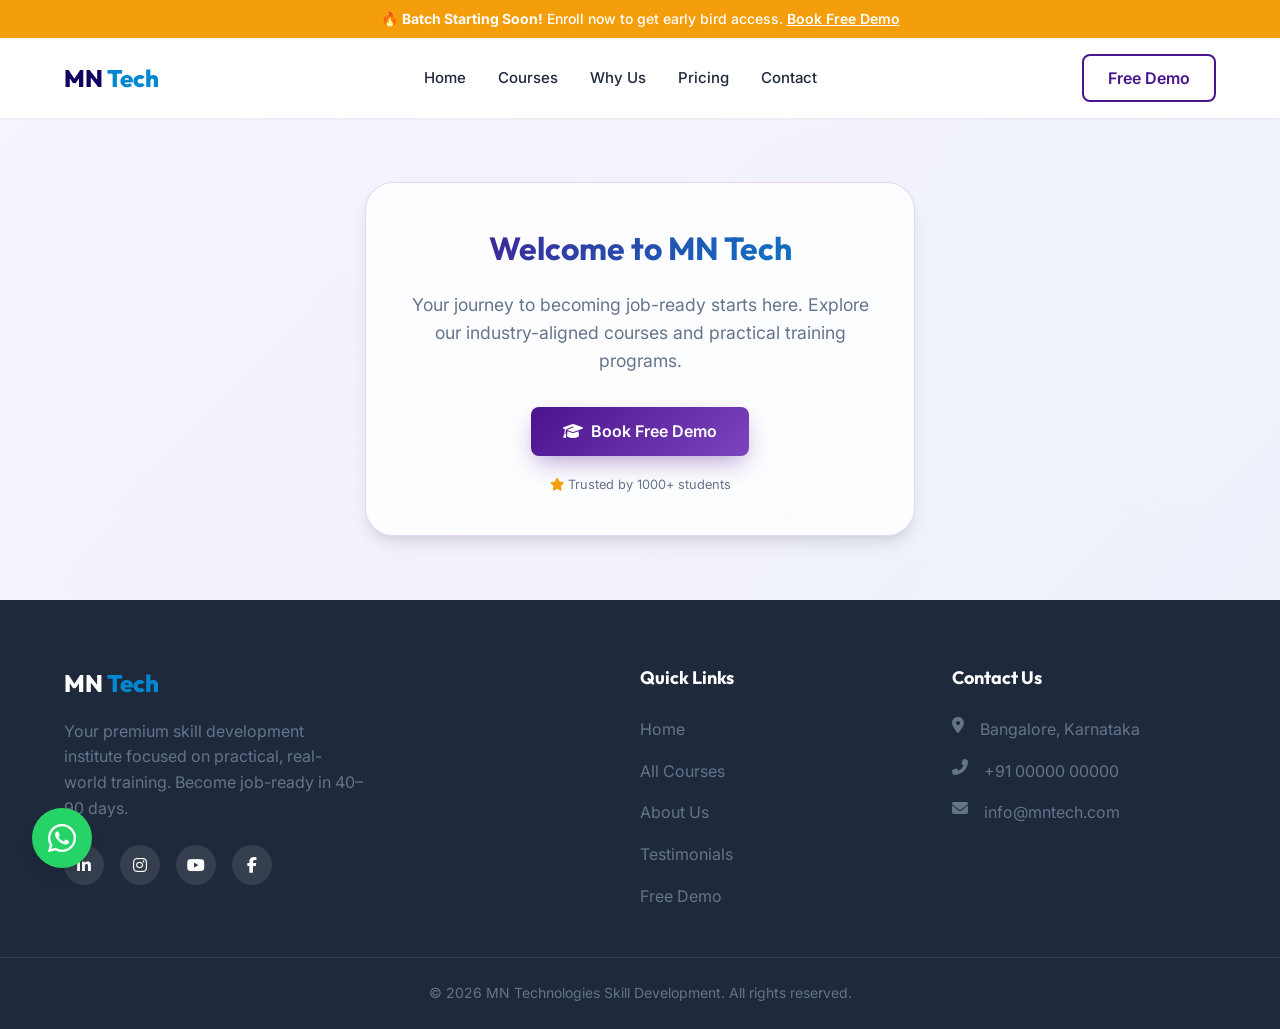
<file: con2.html>
<!DOCTYPE html>
<html lang="en">
<head>
  <meta charset="UTF-8">
  <meta name="viewport" content="width=device-width, initial-scale=1.0">
  <title>MN Technologies | Navbar, Footer & Demo Popup</title>
  
  <!-- Preconnect to Google Fonts -->
  <link rel="preconnect" href="https://fonts.googleapis.com">
  <link rel="preconnect" href="https://fonts.gstatic.com" crossorigin>
  <link href="https://fonts.googleapis.com/css2?family=Inter:wght@300;400;500;600;700;800&family=Outfit:wght@400;500;600;700;800&display=swap" rel="stylesheet">
  
  <!-- Font Awesome for Icons -->
  <link rel="stylesheet" href="https://cdnjs.cloudflare.com/ajax/libs/font-awesome/6.4.0/css/all.min.css">
  
  <style>
    /* ---------- GLOBAL RESET & VARIABLES ---------- */
    * {
      margin: 0;
      padding: 0;
      box-sizing: border-box;
    }

    :root {
      --primary-purple: #4a148c;
      --primary-purple-light: #7c43bd;
      --primary-purple-dark: #12005e;
      --secondary-blue: #0288d1;
      --secondary-blue-light: #5eb8ff;
      --white: #ffffff;
      --bg-light: #f8f9fc;
      --text-main: #1e293b;
      --text-muted: #64748b;
      --border-color: #e2e8f0;
      --success: #10b981;
      --danger: #ef4444;
      --warning: #f59e0b;
      --font-heading: 'Outfit', sans-serif;
      --font-body: 'Inter', sans-serif;
      --shadow-sm: 0 1px 2px 0 rgba(0, 0, 0, 0.05);
      --shadow-md: 0 4px 6px -1px rgba(0, 0, 0, 0.1), 0 2px 4px -1px rgba(0, 0, 0, 0.06);
      --shadow-lg: 0 10px 15px -3px rgba(0, 0, 0, 0.1), 0 4px 6px -2px rgba(0, 0, 0, 0.05);
      --shadow-purple: 0 10px 25px -5px rgba(74, 20, 140, 0.4);
      --transition: all 0.3s cubic-bezier(0.4, 0, 0.2, 1);
    }

    body {
      font-family: var(--font-body);
      color: var(--text-main);
      background: linear-gradient(135deg, #faf9ff 0%, #f0f2fa 100%);
      line-height: 1.6;
      overflow-x: hidden;
      min-height: 100vh;
      display: flex;
      flex-direction: column;
    }

    h1, h2, h3, h4 {
      font-family: var(--font-heading);
      font-weight: 700;
    }

    a {
      text-decoration: none;
      transition: var(--transition);
    }

    ul {
      list-style: none;
    }

    .container {
      width: 90%;
      max-width: 1200px;
      margin: 0 auto;
    }

    /* ----- BUTTON STYLES ----- */
    .btn {
      display: inline-flex;
      align-items: center;
      justify-content: center;
      padding: 0.75rem 1.5rem;
      border-radius: 8px;
      font-weight: 600;
      font-family: var(--font-body);
      cursor: pointer;
      border: none;
      transition: var(--transition);
      gap: 0.5rem;
      font-size: 1rem;
    }

    .btn-primary {
      background: linear-gradient(135deg, var(--primary-purple), var(--primary-purple-light));
      color: var(--white);
      box-shadow: var(--shadow-purple);
    }

    .btn-primary:hover {
      transform: translateY(-2px);
      box-shadow: 0 15px 30px -5px rgba(74, 20, 140, 0.5);
    }

    .btn-outline {
      background: transparent;
      color: var(--primary-purple);
      border: 2px solid var(--primary-purple);
    }

    .btn-outline:hover {
      background: var(--primary-purple);
      color: var(--white);
    }

    .btn-block {
      width: 100%;
    }

    /* ----- BATCH STRIP (Top Banner) ----- */
    .batch-strip {
      background-color: var(--warning);
      color: #fff;
      text-align: center;
      padding: 0.5rem 1rem;
      font-size: 0.875rem;
      font-weight: 500;
    }

    .batch-strip a {
      text-decoration: underline;
      font-weight: 600;
      color: white;
      cursor: pointer;
    }

    .batch-strip a:hover {
      opacity: 0.9;
    }

    /* ----- HEADER / NAVBAR ----- */
    .header {
      position: sticky;
      top: 0;
      width: 100%;
      z-index: 1000;
      transition: var(--transition);
      padding: 1rem 0;
      background: rgba(255, 255, 255, 0.96);
      backdrop-filter: blur(8px);
      box-shadow: var(--shadow-sm);
    }

    .navbar {
      display: flex;
      justify-content: space-between;
      align-items: center;
    }

    .logo-text {
      font-family: var(--font-heading);
      font-size: 1.5rem;
      font-weight: 800;
      color: var(--primary-purple-dark);
    }

    .logo-text .highlight {
      color: var(--secondary-blue);
    }

    .nav-links {
      display: flex;
      gap: 2rem;
    }

    .nav-links a {
      font-weight: 500;
      font-size: 0.9375rem;
      color: var(--text-main);
      position: relative;
    }

    .nav-links a::after {
      content: '';
      position: absolute;
      bottom: -4px;
      left: 0;
      width: 0;
      height: 2px;
      background-color: var(--primary-purple);
      transition: var(--transition);
    }

    .nav-links a:hover::after {
      width: 100%;
    }

    .nav-links a:hover {
      color: var(--primary-purple);
    }

    .nav-actions {
      display: flex;
      gap: 1rem;
    }

    .mobile-menu-btn {
      display: none;
      font-size: 1.5rem;
      cursor: pointer;
      color: var(--text-main);
    }

    /* ----- MAIN CONTENT AREA (Simple spacer to show layout without demo section) ----- */
    .main-spacer {
      flex: 1;
      display: flex;
      align-items: center;
      justify-content: center;
      padding: 4rem 2rem;
      text-align: center;
      background: radial-gradient(circle at 10% 30%, rgba(124, 67, 189, 0.03) 0%, rgba(2, 136, 209, 0.02) 100%);
    }

    .spacer-card {
      max-width: 550px;
      background: rgba(255, 255, 255, 0.8);
      backdrop-filter: blur(8px);
      padding: 2.5rem;
      border-radius: 28px;
      border: 1px solid rgba(124, 67, 189, 0.2);
      box-shadow: var(--shadow-lg);
    }

    .spacer-card h2 {
      font-size: 2rem;
      margin-bottom: 1rem;
      background: linear-gradient(135deg, var(--primary-purple), var(--secondary-blue));
      -webkit-background-clip: text;
      -webkit-text-fill-color: transparent;
    }

    .spacer-card p {
      color: var(--text-muted);
      margin-bottom: 2rem;
      font-size: 1.1rem;
    }

    .demo-trigger-btn {
      font-size: 1rem;
      padding: 0.9rem 2rem;
    }

    /* ----- FOOTER (Full standalone) ----- */
    .footer {
      background: var(--text-main);
      color: var(--white);
      padding: 4rem 0 0;
      margin-top: auto;
    }

    .footer-container {
      display: grid;
      grid-template-columns: 2fr 1fr 1fr;
      gap: 3rem;
      margin-bottom: 3rem;
    }

    .footer-brand .logo-text {
      color: var(--white);
      margin-bottom: 1rem;
      display: inline-block;
    }

    .footer-brand p {
      color: var(--text-muted);
      margin-bottom: 1.5rem;
      max-width: 300px;
    }

    .social-icons {
      display: flex;
      gap: 1rem;
    }

    .social-icons a {
      width: 40px;
      height: 40px;
      border-radius: 50%;
      background: rgba(255, 255, 255, 0.1);
      display: flex;
      align-items: center;
      justify-content: center;
      transition: var(--transition);
      color: white;
    }

    .social-icons a:hover {
      background: var(--primary-purple-light);
      transform: translateY(-3px);
    }

    .footer-links h4, .footer-contact h4 {
      font-size: 1.125rem;
      margin-bottom: 1.5rem;
    }

    .footer-links ul, .footer-contact ul {
      display: flex;
      flex-direction: column;
      gap: 1rem;
    }

    .footer-links a {
      color: var(--text-muted);
    }

    .footer-links a:hover {
      color: var(--white);
      padding-left: 5px;
    }

    .footer-contact li {
      display: flex;
      align-items: flex-start;
      gap: 1rem;
      color: var(--text-muted);
    }

    .footer-contact li a {
      color: var(--text-muted);
    }

    .footer-contact li a:hover {
      color: var(--white);
    }

    .footer-bottom {
      border-top: 1px solid rgba(255, 255, 255, 0.1);
      padding: 1.5rem 0;
      text-align: center;
      color: var(--text-muted);
      font-size: 0.875rem;
    }

    /* ----- FLOATING WHATSAPP ----- */
    .floating-whatsapp {
      position: fixed;
      bottom: 2rem;
      left: 2rem;
      width: 60px;
      height: 60px;
      background-color: #25D366;
      color: var(--white);
      border-radius: 50%;
      display: flex;
      align-items: center;
      justify-content: center;
      font-size: 2rem;
      box-shadow: var(--shadow-lg);
      z-index: 1000;
      animation: pulse 2s infinite;
      transition: var(--transition);
    }

    .floating-whatsapp:hover {
      transform: scale(1.1);
    }

    @keyframes pulse {
      0% { box-shadow: 0 0 0 0 rgba(37, 211, 102, 0.7); }
      70% { box-shadow: 0 0 0 15px rgba(37, 211, 102, 0); }
      100% { box-shadow: 0 0 0 0 rgba(37, 211, 102, 0); }
    }

    /* ----- MODAL / POPUP (Free Demo) ----- */
    .modal-overlay {
      position: fixed;
      top: 0; left: 0; width: 100%; height: 100%;
      background: rgba(0, 0, 0, 0.75);
      backdrop-filter: blur(6px);
      z-index: 2000;
      display: flex;
      align-items: center;
      justify-content: center;
      opacity: 0;
      visibility: hidden;
      transition: var(--transition);
    }

    .modal-overlay.active {
      opacity: 1;
      visibility: visible;
    }

    .modal-container {
      background: var(--white);
      width: 90%;
      max-width: 480px;
      border-radius: 28px;
      padding: 2rem;
      position: relative;
      transform: translateY(20px) scale(0.96);
      transition: transform 0.3s ease, opacity 0.2s;
      box-shadow: 0 25px 50px -12px rgba(0, 0, 0, 0.4);
    }

    .modal-overlay.active .modal-container {
      transform: translateY(0) scale(1);
    }

    .modal-close {
      position: absolute;
      top: 1rem;
      right: 1rem;
      background: transparent;
      border: none;
      font-size: 1.5rem;
      color: var(--text-muted);
      cursor: pointer;
      transition: var(--transition);
      z-index: 10;
    }

    .modal-close:hover {
      color: var(--danger);
      transform: rotate(90deg);
    }

    .modal-header {
      text-align: center;
      margin-bottom: 1.8rem;
    }

    .modal-header h3 {
      font-size: 1.85rem;
      color: var(--primary-purple-dark);
      margin-bottom: 0.5rem;
    }

    .modal-header p {
      color: var(--text-muted);
      font-size: 0.9rem;
    }

    .demo-form .form-group {
      margin-bottom: 1.25rem;
    }

    .demo-form input,
    .demo-form select {
      width: 100%;
      padding: 0.85rem 1rem;
      border: 1px solid var(--border-color);
      border-radius: 14px;
      font-family: var(--font-body);
      font-size: 1rem;
      transition: var(--transition);
      background: #f9fafb;
    }

    .demo-form input:focus,
    .demo-form select:focus {
      outline: none;
      border-color: var(--primary-purple);
      box-shadow: 0 0 0 3px rgba(74, 20, 140, 0.12);
      background: white;
    }

    .btn-modal-submit {
      margin-top: 0.5rem;
      width: 100%;
      padding: 0.9rem;
      font-weight: 700;
      border-radius: 40px;
    }

    /* ----- RESPONSIVE ----- */
    @media (max-width: 768px) {
      .nav-links, .nav-actions {
        display: none;
      }
      
      .mobile-menu-btn {
        display: block;
      }
      
      .nav-links.mobile-open {
        display: flex;
        flex-direction: column;
        position: absolute;
        top: 100%;
        left: 0;
        width: 100%;
        background: rgba(255, 255, 255, 0.98);
        backdrop-filter: blur(12px);
        padding: 1.5rem;
        box-shadow: var(--shadow-md);
        gap: 1rem;
        z-index: 999;
        border-top: 1px solid rgba(0,0,0,0.05);
      }
      
      .footer-container {
        grid-template-columns: 1fr;
        text-align: center;
        gap: 2rem;
      }
      
      .footer-brand p {
        margin-left: auto;
        margin-right: auto;
      }
      
      .social-icons {
        justify-content: center;
      }
      
      .footer-contact li {
        justify-content: center;
      }
      
      .spacer-card {
        padding: 1.8rem;
        margin: 0 1rem;
      }
      
      .spacer-card h2 {
        font-size: 1.6rem;
      }
    }

    @media (max-width: 480px) {
      .modal-container {
        padding: 1.5rem;
      }
      .modal-header h3 {
        font-size: 1.5rem;
      }
    }
  </style>
</head>
<body>

  <!-- ====================== BATCH STRIP ====================== -->
  <div class="batch-strip">
    <p>🔥 <strong>Batch Starting Soon!</strong> Enroll now to get early bird access. <a href="#" id="batchDemoLink">Book Free Demo</a></p>
  </div>

  <!-- ====================== HEADER / NAVBAR ====================== -->
  <header class="header" id="header">
    <div class="container navbar">
      <div class="logo">
        <span class="logo-text">MN <span class="highlight">Tech</span></span>
      </div>
      <nav class="nav-links" id="navLinks">
        <a href="#">Home</a>
        <a href="#">Courses</a>
        <a href="#">Why Us</a>
        <a href="#">Pricing</a>
        <a href="#">Contact</a>
      </nav>
      <div class="nav-actions">
        <button class="btn btn-outline" id="navbarDemoBtn">Free Demo</button>
      </div>
      <div class="mobile-menu-btn" id="mobileMenuToggle">
        <i class="fas fa-bars"></i>
      </div>
    </div>
  </header>

  <!-- ====================== MAIN CONTENT (Replaces previous demo section - clean spacer) ====================== -->
  <main class="main-spacer">
    <div class="spacer-card">
      <h2>Welcome to MN Tech</h2>
      <p>Your journey to becoming job-ready starts here. Explore our industry-aligned courses and practical training programs.</p>
      <button class="btn btn-primary demo-trigger-btn" id="heroDemoBtn">
        <i class="fas fa-graduation-cap"></i> Book Free Demo
      </button>
      <div style="margin-top: 1.2rem; font-size: 0.8rem; color: var(--text-muted);">
        <i class="fas fa-star" style="color: #f59e0b;"></i> Trusted by 1000+ students
      </div>
    </div>
  </main>

  <!-- ====================== FOOTER ====================== -->
  <footer class="footer" id="contact">
    <div class="container footer-container">
      <div class="footer-brand">
        <div class="logo">
          <span class="logo-text">MN <span class="highlight">Tech</span></span>
        </div>
        <p>Your premium skill development institute focused on practical, real-world training. Become job-ready in 40–90 days.</p>
        <div class="social-icons">
          <a href="#"><i class="fab fa-linkedin-in"></i></a>
          <a href="#"><i class="fab fa-instagram"></i></a>
          <a href="#"><i class="fab fa-youtube"></i></a>
          <a href="#"><i class="fab fa-facebook-f"></i></a>
        </div>
      </div>
      
      <div class="footer-links">
        <h4>Quick Links</h4>
        <ul>
          <li><a href="#">Home</a></li>
          <li><a href="#">All Courses</a></li>
          <li><a href="#">About Us</a></li>
          <li><a href="#">Testimonials</a></li>
          <li><a href="#" id="footerDemoLink">Free Demo</a></li>
        </ul>
      </div>
      
      <div class="footer-contact">
        <h4>Contact Us</h4>
        <ul>
          <li><i class="fas fa-map-marker-alt"></i> Bangalore, Karnataka</li>
          <li><i class="fas fa-phone-alt"></i> <a href="tel:+910000000000">+91 00000 00000</a></li>
          <li><i class="fas fa-envelope"></i> <a href="mailto:info@mntech.com">info@mntech.com</a></li>
        </ul>
      </div>
    </div>
    <div class="footer-bottom">
      <div class="container">
        <p>&copy; 2026 MN Technologies Skill Development. All rights reserved.</p>
      </div>
    </div>
  </footer>

  <!-- Floating WhatsApp Button (Optional) -->
  <a href="https://wa.me/910000000000" class="floating-whatsapp" target="_blank">
    <i class="fab fa-whatsapp"></i>
  </a>

  <!-- ====================== MODAL POPUP (Free Demo Booking - Standalone) ====================== -->
  <div class="modal-overlay" id="demoModal">
    <div class="modal-container">
      <button class="modal-close" id="closeModalBtn"><i class="fas fa-times"></i></button>
      <div class="modal-header">
        <h3>Book Free Demo</h3>
        <p>Fill in your details. Our expert will reach out to you within 24 hours.</p>
      </div>
      <form class="demo-form" id="modalDemoForm">
        <div class="form-group">
          <input type="text" id="modalName" placeholder="Full Name" required>
        </div>
        <div class="form-group">
          <input type="tel" id="modalPhone" placeholder="Phone Number (WhatsApp)" required>
        </div>
        <div class="form-group">
          <select id="modalCourse" required>
            <option value="" disabled selected>Select your preferred course</option>
            <option value="SQL Developer">SQL Developer</option>
            <option value="PL/SQL Developer">PL/SQL Developer</option>
            <option value="Data Analytics (Power BI)">Data Analytics (Power BI)</option>
            <option value="Python Developer">Python Developer</option>
            <option value="Java Full Stack / React">Java Full Stack / React</option>
            <option value="Linux Admin">Linux Admin</option>
            <option value="Cloud Engineer">Cloud Engineer</option>
            <option value="Production Support">Production Support</option>
          </select>
        </div>
        <div class="form-group">
          <select id="modalSlot" required>
            <option value="" disabled selected>Preferred Time Slot</option>
            <option value="Morning (10 AM - 12 PM)">Morning (10 AM - 12 PM)</option>
            <option value="Afternoon (2 PM - 4 PM)">Afternoon (2 PM - 4 PM)</option>
            <option value="Evening (6 PM - 8 PM)">Evening (6 PM - 8 PM)</option>
          </select>
        </div>
        <button type="submit" class="btn btn-primary btn-block btn-modal-submit">
          <i class="fas fa-calendar-check"></i> Confirm Demo
        </button>
        <p style="font-size: 0.7rem; text-align: center; margin-top: 1rem; color: #6b7280;">
          * No spam, only scheduling assistance
        </p>
      </form>
    </div>
  </div>

  <script>
    (function() {
      // ---------- DOM Elements ----------
      const modal = document.getElementById('demoModal');
      const closeModalBtn = document.getElementById('closeModalBtn');
      const navbarDemoBtn = document.getElementById('navbarDemoBtn');
      const heroDemoBtn = document.getElementById('heroDemoBtn');
      const batchDemoLink = document.getElementById('batchDemoLink');
      const footerDemoLink = document.getElementById('footerDemoLink');
      const mobileToggle = document.getElementById('mobileMenuToggle');
      const navLinks = document.getElementById('navLinks');

      // Helper: open modal
      function openModal() {
        if (modal) {
          modal.classList.add('active');
          document.body.style.overflow = 'hidden';
        }
      }

      // Helper: close modal
      function closeModal() {
        if (modal) {
          modal.classList.remove('active');
          document.body.style.overflow = 'auto';
        }
      }

      // Attach all demo trigger buttons
      if (navbarDemoBtn) navbarDemoBtn.addEventListener('click', openModal);
      if (heroDemoBtn) heroDemoBtn.addEventListener('click', openModal);
      if (batchDemoLink) {
        batchDemoLink.addEventListener('click', (e) => {
          e.preventDefault();
          openModal();
        });
      }
      if (footerDemoLink) {
        footerDemoLink.addEventListener('click', (e) => {
          e.preventDefault();
          openModal();
        });
      }

      // Close modal events
      if (closeModalBtn) closeModalBtn.addEventListener('click', closeModal);
      if (modal) {
        modal.addEventListener('click', (e) => {
          if (e.target === modal) closeModal();
        });
      }

      // Escape key closes modal
      document.addEventListener('keydown', (e) => {
        if (e.key === 'Escape' && modal && modal.classList.contains('active')) {
          closeModal();
        }
      });

      // Handle modal form submission
      const modalForm = document.getElementById('modalDemoForm');
      if (modalForm) {
        modalForm.addEventListener('submit', function(e) {
          e.preventDefault();
          
          const name = document.getElementById('modalName')?.value.trim() || 'Guest';
          const phone = document.getElementById('modalPhone')?.value.trim() || '';
          const course = document.getElementById('modalCourse')?.value || 'any course';
          const slot = document.getElementById('modalSlot')?.value || 'flexible slot';
          
          if (!name || !phone) {
            alert('Please enter your name and phone number.');
            return;
          }
          
          alert(`🎉 Thank you ${name}! Your free demo has been booked.\n📞 Phone: ${phone}\n📘 Course: ${course}\n⏰ Slot: ${slot}\n\nOur counselor will contact you shortly.`);
          
          modalForm.reset();
          closeModal();
        });
      }

      // ---------- Mobile Menu Logic (Navbar fully functional) ----------
      if (mobileToggle && navLinks) {
        mobileToggle.addEventListener('click', (e) => {
          e.stopPropagation();
          navLinks.classList.toggle('mobile-open');
          const icon = mobileToggle.querySelector('i');
          if (navLinks.classList.contains('mobile-open')) {
            icon.classList.remove('fa-bars');
            icon.classList.add('fa-times');
          } else {
            icon.classList.remove('fa-times');
            icon.classList.add('fa-bars');
          }
        });
        
        // Close mobile menu when clicking any nav link
        const allNavLinks = navLinks.querySelectorAll('a');
        allNavLinks.forEach(link => {
          link.addEventListener('click', () => {
            navLinks.classList.remove('mobile-open');
            const icon = mobileToggle.querySelector('i');
            if (icon) {
              icon.classList.remove('fa-times');
              icon.classList.add('fa-bars');
            }
          });
        });
        
        // On window resize > 768px, reset mobile menu state
        window.addEventListener('resize', () => {
          if (window.innerWidth > 768) {
            navLinks.classList.remove('mobile-open');
            const icon = mobileToggle.querySelector('i');
            if (icon) {
              icon.classList.remove('fa-times');
              icon.classList.add('fa-bars');
            }
          }
        });
      }

      // Optional: Sticky header shadow enhancement
      const header = document.querySelector('.header');
      if (header) {
        window.addEventListener('scroll', () => {
          if (window.scrollY > 10) {
            header.style.boxShadow = '0 8px 25px rgba(0,0,0,0.08)';
          } else {
            header.style.boxShadow = 'var(--shadow-sm)';
          }
        });
      }

      // Smooth scroll for any anchor links inside footer/nav (if hash targets exist)
      document.querySelectorAll('a[href^="#"]').forEach(anchor => {
        anchor.addEventListener('click', function(e) {
          const targetId = this.getAttribute('href');
          if (targetId === '#') return;
          const targetElement = document.querySelector(targetId);
          if (targetElement) {
            e.preventDefault();
            const headerOffset = document.querySelector('.header')?.offsetHeight || 70;
            const elementPosition = targetElement.getBoundingClientRect().top;
            const offsetPosition = elementPosition + window.pageYOffset - headerOffset;
            window.scrollTo({ top: offsetPosition, behavior: "smooth" });
            // Close mobile menu if open
            if (navLinks && navLinks.classList.contains('mobile-open')) {
              navLinks.classList.remove('mobile-open');
              const icon = mobileToggle?.querySelector('i');
              if (icon) {
                icon.classList.remove('fa-times');
                icon.classList.add('fa-bars');
              }
            }
          }
        });
      });
      
      console.log('Navbar, Footer, and Free Demo Popup — fully isolated. Demo section removed.');
    })();
  </script>
</body>
</html>
</file>
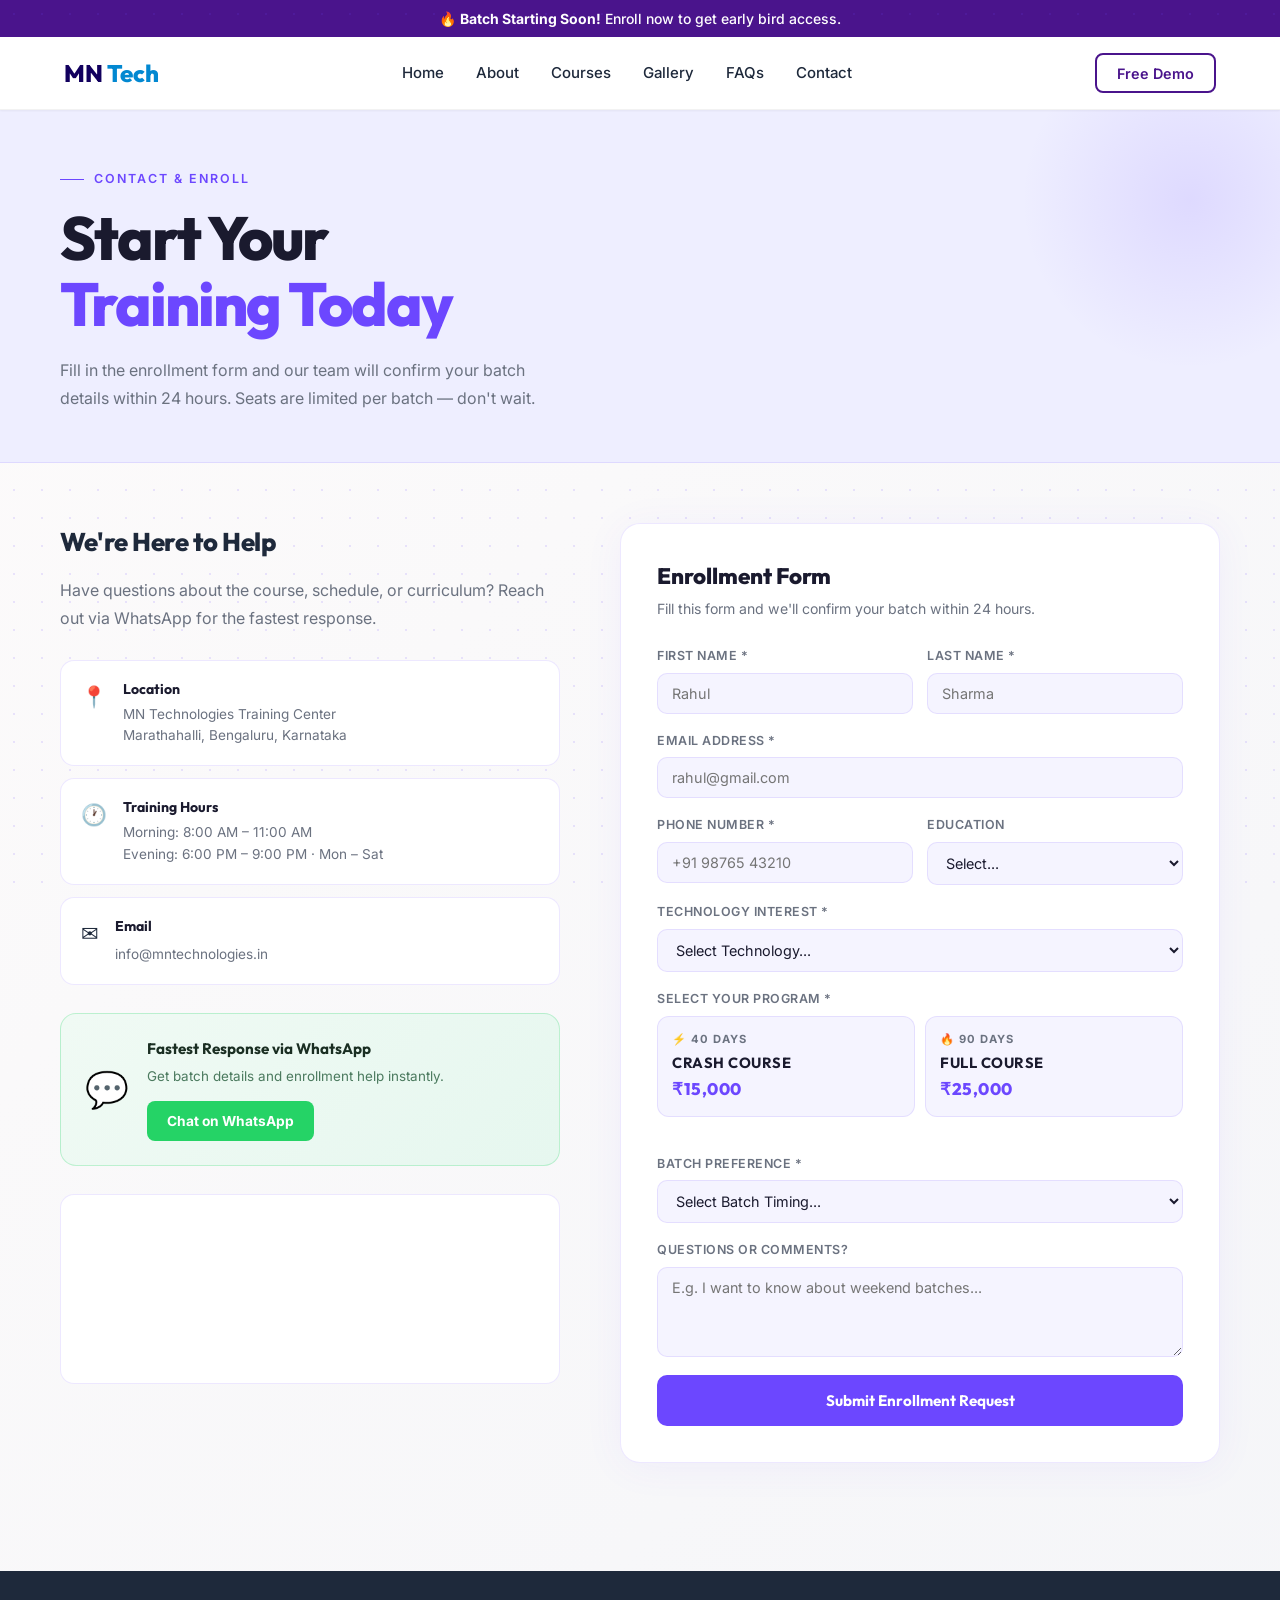
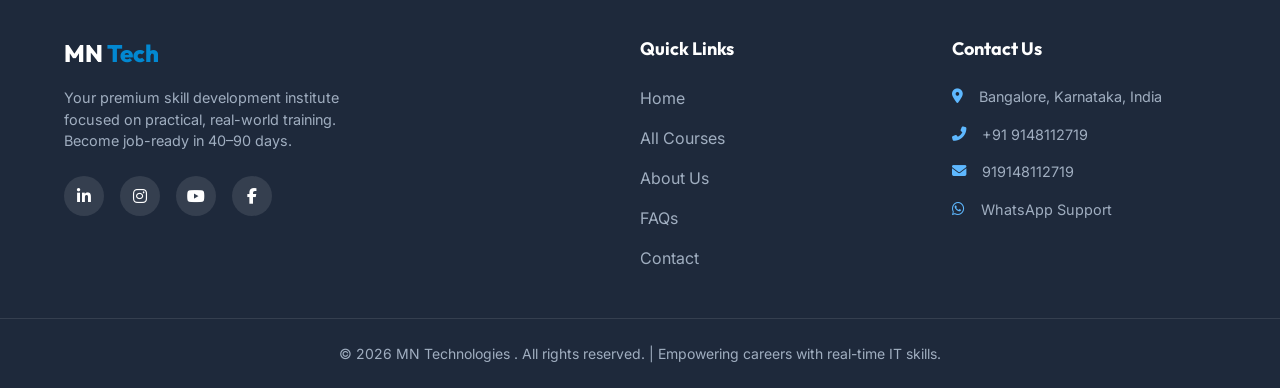
<file: contact.html>
<!DOCTYPE html>
<html lang="en">
<head>
  <meta charset="UTF-8">
  <meta name="viewport" content="width=device-width, initial-scale=1.0">
  <title>Contact & Enroll – MN Technologies</title>
    
  <!-- Google Fonts - Updated to match MN Tech Theme -->
  <link rel="preconnect" href="https://fonts.googleapis.com">
  <link rel="preconnect" href="https://fonts.gstatic.com" crossorigin>
  <link href="https://fonts.googleapis.com/css2?family=Inter:wght@300;400;500;600;700;800&family=Outfit:wght@400;500;600;700;800&display=swap" rel="stylesheet">
  
  <!-- Font Awesome 6 -->
  <link rel="stylesheet" href="https://cdnjs.cloudflare.com/ajax/libs/font-awesome/6.4.0/css/all.min.css">
  
  <style>

      /* ========== GLOBAL RESET & VARIABLES (navbar + footer only) ========== */
    * {
      margin: 0;
      padding: 0;
      box-sizing: border-box;
    }

    :root {
      --primary-purple: #4a148c;
      --primary-purple-light: #7c43bd;
      --primary-purple-dark: #12005e;
      --secondary-blue: #0288d1;
      --secondary-blue-light: #5eb8ff;
      --white: #ffffff;
      --bg-light: #f8f9fc;
      --text-main: #1e293b;
      --text-muted: #64748b;
      --border-color: #e2e8f0;
      --success: #10b981;
      --danger: #ef4444;
      --warning: #f59e0b;
      --font-heading: 'Outfit', sans-serif;
      --font-body: 'Inter', sans-serif;
      --shadow-sm: 0 1px 2px 0 rgba(0, 0, 0, 0.05);
      --shadow-md: 0 4px 6px -1px rgba(0, 0, 0, 0.1), 0 2px 4px -1px rgba(0, 0, 0, 0.06);
      --shadow-lg: 0 10px 15px -3px rgba(0, 0, 0, 0.1), 0 4px 6px -2px rgba(0, 0, 0, 0.05);
      --shadow-purple: 0 10px 25px -5px rgba(74, 20, 140, 0.4);
      --transition: all 0.3s cubic-bezier(0.4, 0, 0.2, 1);
    }

    body {
      font-family: var(--font-body);
      background: linear-gradient(135deg, #fdfbfb 0%, #f4f5f8 100%);
      color: var(--text-main);
      line-height: 1.5;
    }

    /* demo spacing to show footer clearly */
    .demo-spacer {
      text-align: center;
      padding: 6rem 2rem;
      background: rgba(255,255,255,0.6);
      margin: 2rem auto;
      border-radius: 32px;
      max-width: 900px;
      backdrop-filter: blur(4px);
    }
    .demo-spacer h2 {
      font-family: var(--font-heading);
      font-size: 2rem;
      margin-bottom: 1rem;
      color: var(--primary-purple-dark);
    }
    .demo-spacer p {
      color: var(--text-muted);
      font-size: 1.1rem;
    }

    /* ========== BATCH STRIP (above navbar) ========== */
    .batch-strip {
      background-color: var(--primary-purple);
      color: #fff;
      text-align: center;
      padding: 0.5rem 1rem;
      font-size: 0.875rem;
      font-weight: 500;
    }
    .batch-strip a {
      text-decoration: underline;
      font-weight: 600;
      color: #fff;
    }
    .batch-strip a:hover {
      opacity: 0.9;
    }

    /* ========== HEADER / NAVBAR ========== */
    .header {
      position: sticky;
      top: 0;
      width: 100%;
      z-index: 100;
      transition: var(--transition);
      padding: 1rem 0;
      background: rgba(255, 255, 255, 0.96);
      backdrop-filter: blur(10px);
      box-shadow: var(--shadow-sm);
      border-bottom: 1px solid rgba(0,0,0,0.05);
    }

    .container {
      width: 90%;
      max-width: 1200px;
      margin: 0 auto;
    }

    .navbar {
      display: flex;
      justify-content: space-between;
      align-items: center;
    }

    .logo-text {
      font-family: var(--font-heading);
      font-size: 1.5rem;
      font-weight: 800;
      color: var(--primary-purple-dark);
    }
    .logo-text .highlight {
      color: var(--secondary-blue);
    }

    .nav-links {
      display: flex;
      gap: 2rem;
    }
    .nav-links a {
      font-weight: 500;
      font-size: 0.9375rem;
      color: var(--text-main);
      position: relative;
      text-decoration: none;
      transition: var(--transition);
    }
    .nav-links a::after {
      content: '';
      position: absolute;
      bottom: -4px;
      left: 0;
      width: 0;
      height: 2px;
      background-color: var(--primary-purple);
      transition: var(--transition);
    }
    .nav-links a:hover::after {
      width: 100%;
    }
    .nav-links a:hover {
      color: var(--primary-purple);
    }

    .btn {
      display: inline-flex;
      align-items: center;
      justify-content: center;
      padding: 0.6rem 1.25rem;
      border-radius: 8px;
      font-weight: 600;
      font-family: var(--font-body);
      cursor: pointer;
      border: none;
      transition: var(--transition);
      gap: 0.5rem;
      font-size: 0.9rem;
    }
    .btn-outline {
      background: transparent;
      color: var(--primary-purple);
      border: 2px solid var(--primary-purple);
    }
    .btn-outline:hover {
      background: var(--primary-purple);
      color: var(--white);
      transform: translateY(-2px);
    }

    .mobile-menu-btn {
      display: none;
      font-size: 1.5rem;
      cursor: pointer;
      color: var(--text-main);
    }
      /* Modal Styles */
  .modal-overlay {
    position: fixed;
    top: 0;
    left: 0;
    width: 100%;
    height: 100%;
    background: rgba(0, 0, 0, 0.8);
    backdrop-filter: blur(5px);
    z-index: 2000;
    display: flex;
    align-items: center;
    justify-content: center;
    opacity: 0;
    visibility: hidden;
    transition: all 0.3s ease;
  }

  .modal-overlay.active {
    opacity: 1;
    visibility: visible;
  }

  .modal-container {
    background: var(--white);
    width: 90%;
    max-width: 450px;
    border-radius: 20px;
    padding: 2.5rem;
    position: relative;
    transform: translateY(20px) scale(0.95);
    transition: all 0.3s ease;
    box-shadow: 0 20px 60px rgba(0, 0, 0, 0.3);
  }

  .modal-overlay.active .modal-container {
    transform: translateY(0) scale(1);
  }

  .modal-close {
    position: absolute;
    top: 1rem;
    right: 1rem;
    background: transparent;
    border: none;
    font-size: 1.25rem;
    color: var(--text-muted);
    cursor: pointer;
    transition: all 0.3s ease;
    width: 30px;
    height: 30px;
    display: flex;
    align-items: center;
    justify-content: center;
    border-radius: 50%;
  }

  .modal-close:hover {
    background: rgba(0, 0, 0, 0.05);
    color: var(--danger);
    transform: rotate(90deg);
  }

  .modal-header {
    text-align: center;
    margin-bottom: 1.5rem;
  }

  .modal-header h3 {
    font-family: var(--font-heading);
    font-size: 1.5rem;
    color: var(--primary-purple-dark);
    margin-bottom: 0.5rem;
  }

  .modal-header p {
    color: var(--text-muted);
    font-size: 0.875rem;
    font-family: var(--font-body);
  }

  .modal-form .form-group {
    margin-bottom: 1rem;
  }

  .modal-form input,
  .modal-form select {
    width: 100%;
    padding: 0.75rem 1rem;
    border: 1px solid var(--border-color);
    border-radius: 10px;
    font-family: var(--font-body);
    font-size: 0.9rem;
    transition: all 0.3s ease;
    background: var(--white);
  }

  .modal-form input:focus,
  .modal-form select:focus {
    outline: none;
    border-color: var(--primary-purple);
    box-shadow: 0 0 0 3px rgba(74, 20, 140, 0.1);
  }

  .btn-block {
    width: 100%;
    margin-top: 0.5rem;
  }

    /* demo modal stub (lightweight) */
    .demo-modal-trigger {
      cursor: pointer;
    }

    /* ========== FOOTER SECTION ========== */
    .footer {
      background: var(--text-main);
      color: var(--white);
      padding: 4rem 0 0;
      margin-top: 3rem;
    }

    .footer-container {
      display: grid;
      grid-template-columns: 2fr 1fr 1fr;
      gap: 3rem;
      margin-bottom: 3rem;
    }

    .footer-brand .logo-text {
      color: var(--white);
      margin-bottom: 1rem;
      display: inline-block;
    }
    .footer-brand p {
      color: #a0aec0;
      margin-bottom: 1.5rem;
      max-width: 300px;
      font-size: 0.9rem;
      line-height: 1.5;
    }

    .social-icons {
      display: flex;
      gap: 1rem;
    }
    .social-icons a {
      width: 40px;
      height: 40px;
      border-radius: 50%;
      background: rgba(255, 255, 255, 0.1);
      display: flex;
      align-items: center;
      justify-content: center;
      transition: var(--transition);
      color: var(--white);
      text-decoration: none;
    }
    .social-icons a:hover {
      background: var(--primary-purple-light);
      transform: translateY(-3px);
    }

    .footer-links h4, .footer-contact h4 {
      font-size: 1.125rem;
      margin-bottom: 1.5rem;
      font-family: var(--font-heading);
    }

    .footer-links ul, .footer-contact ul {
      list-style: none;
      display: flex;
      flex-direction: column;
      gap: 1rem;
    }
    .footer-links a {
      color: #a0aec0;
      text-decoration: none;
      transition: var(--transition);
    }
    .footer-links a:hover {
      color: var(--white);
      padding-left: 5px;
    }
    .footer-contact li {
      display: flex;
      align-items: flex-start;
      gap: 1rem;
      color: #a0aec0;
      font-size: 0.9rem;
    }
    .footer-contact li a {
      color: #a0aec0;
      text-decoration: none;
    }
    .footer-contact li a:hover {
      color: var(--white);
    }
    .footer-contact i {
      margin-top: 0.2rem;
      color: var(--secondary-blue-light);
    }

    .footer-bottom {
      border-top: 1px solid rgba(255, 255, 255, 0.1);
      padding: 1.5rem 0;
      text-align: center;
      color: #a0aec0;
      font-size: 0.875rem;
    }

    /* ========== RESPONSIVE ========== */
    @media (max-width: 768px) {
      .nav-links, .nav-actions {
        display: none;
      }
      .mobile-menu-btn {
        display: block;
      }
      .footer-container {
        grid-template-columns: 1fr;
        text-align: center;
      }
      .footer-brand p {
        margin: 1rem auto;
      }
      .social-icons {
        justify-content: center;
      }
      .footer-contact li {
        justify-content: center;
      }
    }

    /* Simple mobile menu demo (optional toggle simulation) */
    @media (max-width: 768px) {
      .nav-links.mobile-open {
        display: flex;
        flex-direction: column;
        position: absolute;
        top: 70px;
        left: 0;
        width: 100%;
        background: rgba(255,255,255,0.98);
        backdrop-filter: blur(12px);
        padding: 1.5rem;
        gap: 1.2rem;
        border-bottom: 1px solid var(--border-color);
        box-shadow: var(--shadow-md);
        z-index: 99;
      }
      .nav-actions.mobile-open {
        display: block;
        position: absolute;
        top: 280px;
        left: 0;
        width: 100%;
        padding: 0 1.5rem 1.5rem;
      }
    }
    
    /* ========== PAGE-SPECIFIC STYLES WITH UPDATED FONTS ========== */
    :root {
      --bg: #f5f4ff;
      --bg2: #eeeeff;
      --card: #ffffff;
      --accent: #6C47FF;
      --accent2: #00d4aa;
      --accent3: #a78bfa;
      --text: #1a1a2e;
      --muted: #6b7280;
      --border: rgba(108,71,255,0.12);
      --border-hover: rgba(108,71,255,0.3);
      --dot: rgba(108,71,255,0.13);
    }

    *,*::before,*::after { box-sizing:border-box; margin:0; padding:0; }
    
    /* Updated font for page-wrap section */
    .page-wrap { 
      position:relative; 
      overflow:hidden; 
      font-family: var(--font-body);
    }
    .page-wrap::before {
      content:'';
      position:fixed; inset:0;
      background-image: radial-gradient(circle, var(--dot) 1px, transparent 1px);
      background-size: 28px 28px;
      pointer-events:none; z-index:0;
    }

    /* HERO - Updated fonts */
    .page-hero {
      padding: 60px 60px 50px;
      background: var(--bg2);
      border-bottom: 1px solid var(--border);
      position: relative; overflow: hidden;
    }
    .page-hero::after {
      content:'';
      position:absolute; top:-80px; right:-80px;
      width:340px; height:340px;
      background: radial-gradient(circle, rgba(108,71,255,0.12) 0%, transparent 70%);
      pointer-events:none;
    }
    .section-tag {
      font-size:0.78rem; font-weight:600;
      text-transform:uppercase; letter-spacing:2px;
      color:var(--accent); margin-bottom:16px;
      display:flex; align-items:center; gap:10px;
      font-family: var(--font-body);
    }
    .section-tag::before { content:''; width:24px; height:1.5px; background:var(--accent); }
    h1 {
      font-family: var(--font-heading);
      font-size: clamp(2.2rem,5vw,3.8rem);
      font-weight:800; line-height:1.08;
      letter-spacing:-2px; margin-bottom:20px; color:var(--text);
    }
    h1 em { font-style:normal; color:var(--accent); }

    /* LAYOUT */
    .contact-layout {
      display:grid; grid-template-columns:1fr 1.2fr;
      gap:60px; padding:60px;
      align-items:start; position:relative; z-index:1;
    }

    /* INFO CARDS */
    .info-cards { display:flex; flex-direction:column; gap:12px; margin-bottom:28px; }
    .info-card {
      display:flex; gap:16px; padding:18px 20px;
      background:var(--card); border:0.5px solid var(--border);
      border-radius:14px; align-items:flex-start;
      transition: border-color 0.25s, transform 0.2s;
    }
    .info-card:hover { border-color:var(--border-hover); transform:translateX(3px); }
    .info-icon { font-size:1.3rem; flex-shrink:0; margin-top:2px; }
    .info-card h4 { 
      font-family: var(--font-heading); 
      font-weight:700; 
      font-size:0.88rem; 
      margin-bottom:4px; 
      color:var(--text); 
    }
    .info-card p, .info-card a { 
      color:var(--muted); 
      font-size:0.85rem; 
      line-height:1.6; 
      text-decoration:none;
      font-family: var(--font-body);
    }
    .info-card a:hover { color:var(--accent); }

    /* WHATSAPP */
    .wa-card {
      background: linear-gradient(135deg,#f0faf4,#e6f7ef);
      border: 0.5px solid rgba(37,211,102,0.25);
      border-radius:16px; padding:24px;
      display:flex; gap:18px; align-items:center; margin-bottom:28px;
    }
    .wa-info h4 { 
      font-family: var(--font-heading); 
      font-weight:700; 
      font-size:0.95rem; 
      margin-bottom:6px; 
      color:#1a2e22; 
    }
    .wa-info p { 
      color:#4b7a5e; 
      font-size:0.84rem; 
      line-height:1.5; 
      margin-bottom:14px;
      font-family: var(--font-body);
    }
    .wa-btn {
      display:inline-flex; align-items:center; gap:8px;
      background:#25d366; color:#fff; font-weight:700;
      padding:10px 20px; border-radius:8px;
      text-decoration:none; font-size:0.86rem; transition:all 0.2s;
      font-family: var(--font-body);
    }
    .wa-btn:hover { opacity:0.85; transform:translateY(-1px); }

    /* MAP */
    .map-card {
      background:var(--card); border:0.5px solid var(--border);
      border-radius:14px; overflow:hidden; height:190px;
    }
    .map-card iframe { width:100%; height:100%; border:none; }

    /* FORM */
    .enrollment-form {
      background:var(--card); border:0.5px solid var(--border);
      border-radius:20px; padding:36px;
      box-shadow: 0 4px 40px rgba(108,71,255,0.06);
    }
    .form-title { 
      font-family: var(--font-heading); 
      font-size:1.4rem; 
      font-weight:800; 
      margin-bottom:4px; 
      color:var(--text); 
    }
    .form-subtitle { 
      color:var(--muted); 
      font-size:0.88rem; 
      margin-bottom:28px;
      font-family: var(--font-body);
    }

    .form-row { display:grid; grid-template-columns:1fr 1fr; gap:14px; }
    .form-group { display:flex; flex-direction:column; gap:7px; margin-bottom:18px; }
    .form-group label { 
      font-size:0.78rem; 
      font-weight:600; 
      color:var(--muted); 
      text-transform:uppercase; 
      letter-spacing:0.5px;
      font-family: var(--font-body);
    }
    .form-group input,
    .form-group select,
    .form-group textarea {
      background:var(--bg); border:0.5px solid var(--border);
      border-radius:10px; padding:11px 14px;
      color:var(--text); font-family: var(--font-body);
      font-size:0.9rem; transition:border-color 0.2s; outline:none; width:100%;
    }
    .form-group input:focus,
    .form-group select:focus,
    .form-group textarea:focus { border-color:var(--accent); }
    .form-group select option { background:#fff; color:var(--text); }
    .form-group textarea { resize:vertical; min-height:90px; }

    /* COURSE OPTIONS */
    .course-options { display:grid; grid-template-columns:1fr 1fr; gap:10px; margin-bottom:20px; }
    .course-option {
      border:1px solid var(--border); border-radius:12px;
      padding:14px; cursor:pointer; transition:all 0.2s;
      position:relative; background:var(--bg);
    }
    .course-option input { position:absolute; opacity:0; width:0; height:0; }
    .course-option.selected { border-color:var(--accent); background:rgba(108,71,255,0.06); }
    .co-badge { 
      font-size:0.7rem; 
      font-weight:700; 
      text-transform:uppercase; 
      letter-spacing:1px; 
      color:var(--muted); 
      margin-bottom:5px;
      font-family: var(--font-body);
    }
    .co-name { 
      font-family: var(--font-heading); 
      font-weight:700; 
      font-size:0.92rem; 
      color:var(--text); 
      margin-bottom:2px; 
    }
    .co-price { 
      color:var(--accent); 
      font-weight:800; 
      font-family: var(--font-heading); 
      font-size:1.05rem; 
    }

    /* SUBMIT */
    .submit-btn {
      width:100%; background:var(--accent); color:#fff;
      font-weight:700; font-family: var(--font-heading);
      font-size:0.95rem; padding:16px; border:none;
      border-radius:10px; cursor:pointer; transition:all 0.2s;
      display:flex; align-items:center; justify-content:center;
      gap:10px; margin-top:6px;
    }
    .submit-btn:hover { opacity:0.88; transform:translateY(-2px); box-shadow:0 10px 36px rgba(108,71,255,0.28); }
    .form-note {
      text-align:center; color:var(--muted); font-size:0.78rem;
      margin-top:12px; display:flex; align-items:center; justify-content:center; gap:6px;
      font-family: var(--font-body);
    }

    /* MODAL */
    .modal-overlay {
      position:fixed; inset:0; background:rgba(26,26,46,0.5);
      z-index:999; display:flex; align-items:center; justify-content:center;
      opacity:0; pointer-events:none; transition:opacity 0.3s; backdrop-filter:blur(4px);
    }
    .modal-overlay.show { opacity:1; pointer-events:all; }
    .modal {
      background:var(--card); border:0.5px solid var(--border);
      border-radius:20px; padding:44px 36px; text-align:center;
      max-width:440px; width:90%;
      transform:scale(0.9); transition:transform 0.3s;
      box-shadow:0 20px 60px rgba(108,71,255,0.15);
    }
    .modal-overlay.show .modal { transform:scale(1); }
    .modal-icon { font-size:3rem; margin-bottom:14px; }
    .modal h3 { 
      font-family: var(--font-heading); 
      font-size:1.5rem; 
      font-weight:800; 
      margin-bottom:10px; 
      color:var(--text); 
    }
    .modal p { 
      color:var(--muted); 
      font-size:0.9rem; 
      line-height:1.7; 
      margin-bottom:22px;
      font-family: var(--font-body);
    }
    .modal-close { 
      background:var(--accent); 
      color:#fff; 
      border:none; 
      border-radius:8px; 
      padding:12px 28px; 
      font-weight:700; 
      cursor:pointer; 
      font-size:0.88rem;
      font-family: var(--font-body);
    }
    .modal-close:hover { opacity:0.85; }

    @media(max-width:960px) { .contact-layout { grid-template-columns:1fr; gap:40px; } }
    @media(max-width:600px) {
      .page-hero, .contact-layout { padding-left:20px; padding-right:20px; }
      .form-row { grid-template-columns:1fr; }
      .enrollment-form { padding:24px 20px; }
    }
    
    /* Additional heading style for left column */
    .contact-layout h2 {
      font-family: var(--font-heading);
      font-weight: 800;
      letter-spacing: -0.5px;
      margin-bottom: 14px;
      font-size: 1.6rem;
    }
  </style>
</head>
<body>
    
  <!-- ==================== BATCH STRIP (Above Navbar) ==================== -->
  <div class="batch-strip">
    <p>🔥 <strong>Batch Starting Soon!</strong> Enroll now to get early bird access.</p>
  </div>

  <!-- ==================== HEADER / NAVBAR ==================== -->
  <header class="header" id="header">
    <div class="container navbar">
      <div class="logo">
        <span class="logo-text">MN <span class="highlight">Tech</span></span>
      </div>
      <nav class="nav-links" id="navLinks">
       <a href="index.html">Home</a>
        <a href="about.html">About</a>
        <a href="courses.html">Courses</a>
        <a href="gallery.html">Gallery</a>
        <a href="faq.html">FAQs</a>
        <a href="contact.html" class="active">Contact</a>
      </nav>
     <div class="nav-actions" id="navActions">
  <button class="btn btn-outline demo-modal-trigger" 
          onclick="window.location.href='tel:+919148112719 '">
    Free Demo
  </button>
</div>
      <div class="mobile-menu-btn" id="mobileMenuBtn">
        <i class="fas fa-bars"></i>
      </div>
    </div>
  </header>


<div class="page-wrap">
  <!-- HERO -->
  <div class="page-hero">
    <div class="section-tag">Contact & Enroll</div>
    <h1>Start Your<br><em>Training Today</em></h1>
    <p style="color:var(--muted);font-size:1rem;line-height:1.75;max-width:500px;font-family:var(--font-body);">Fill in the enrollment form and our team will confirm your batch details within 24 hours. Seats are limited per batch — don't wait.</p>
  </div>

  <div class="contact-layout">
    <!-- INFO -->
    <div>
      <h2>We're Here to Help</h2>
      <p style="color:var(--muted);line-height:1.75;margin-bottom:28px;font-family:var(--font-body);">Have questions about the course, schedule, or curriculum? Reach out via WhatsApp for the fastest response.</p>

      <div class="info-cards">
        <div class="info-card"><span class="info-icon">📍</span><div><h4>Location</h4><p>MN Technologies Training Center<br>Marathahalli, Bengaluru, Karnataka</p></div></div>
        <div class="info-card"><span class="info-icon">🕐</span><div><h4>Training Hours</h4><p>Morning: 8:00 AM – 11:00 AM<br>Evening: 6:00 PM – 9:00 PM · Mon – Sat</p></div></div>
        <div class="info-card"><span class="info-icon">✉</span><div><h4>Email</h4><a href="mailto:info@mntechnologies.in">info@mntechnologies.in</a></div></div>
      </div>

      <div class="wa-card">
        <div style="font-size:2.2rem;">💬</div>
        <div class="wa-info">
          <h4>Fastest Response via WhatsApp</h4>
          <p>Get batch details and enrollment help instantly.</p>
          <a href="https://wa.me/919148112719" target="_blank" class="wa-btn">Chat on WhatsApp</a>
        </div>
      </div>

      <div class="map-card">
        <iframe src="https://www.google.com/maps/embed?pb=!1m18!1m12!1m3!1d3888.5948186076!2d77.7009!3d12.9548!2m3!1f0!2f0!3f0!3m2!1i1024!2i768!4f13.1!3m3!1m2!1s0x0%3A0x0!2zMTLCsDU3JzE3LjMiTiA3N8KwNDInMDMuMiJF!5e0!3m2!1sen!2sin!4v1700000000000!5m2!1sen!2sin" allowfullscreen="" loading="lazy" referrerpolicy="no-referrer-when-downgrade"></iframe>
      </div>
    </div>

    <!-- FORM -->
    <div class="enrollment-form">
      <div class="form-title">Enrollment Form</div>
      <div class="form-subtitle">Fill this form and we'll confirm your batch within 24 hours.</div>
      <form id="enrollForm" onsubmit="handleSubmit(event)">
        <div class="form-row">
          <div class="form-group"><label>First Name *</label><input type="text" placeholder="Rahul" required></div>
          <div class="form-group"><label>Last Name *</label><input type="text" placeholder="Sharma" required></div>
        </div>
        <div class="form-group"><label>Email Address *</label><input type="email" placeholder="rahul@gmail.com" required></div>
        <div class="form-row">
          <div class="form-group"><label>Phone Number *</label><input type="tel" placeholder="+91 98765 43210" required></div>
          <div class="form-group"><label>Education</label><select><option value="">Select...</option><option>B.E / B.Tech</option><option>MCA / MSc</option><option>BCA / BSc</option><option>MBA</option><option>Other</option></select></div>
        </div>
        <div class="form-group"><label>Technology Interest *</label><select required><option value="">Select Technology...</option><option>Oracle PL/SQL</option><option>Snowflake</option><option>Software Testing</option><option>Not decided yet</option></select></div>
        <div class="form-group">
          <label>Select Your Program *</label>
          <div class="course-options">
            <label class="course-option" id="co1" onclick="selectCourse('co1')"><input type="radio" name="course" value="crash" required><div class="co-badge">⚡ 40 Days</div><div class="co-name">Crash Course</div><div class="co-price">₹15,000</div></label>
            <label class="course-option" id="co2" onclick="selectCourse('co2')"><input type="radio" name="course" value="full"><div class="co-badge">🔥 90 Days</div><div class="co-name">Full Course</div><div class="co-price">₹25,000</div></label>
          </div>
        </div>
        <div class="form-group"><label>Batch Preference *</label><select required><option value="">Select Batch Timing...</option><option>Morning Batch (8 AM – 11 AM)</option><option>Evening Batch (6 PM – 9 PM)</option><option>No Preference</option></select></div>
        <div class="form-group"><label>Questions or Comments?</label><textarea placeholder="E.g. I want to know about weekend batches..."></textarea></div>
        <button type="submit" class="submit-btn">Submit Enrollment Request</button>
      </form>
    </div>
  </div>
</div>

<!-- MODAL -->
<div class="modal-overlay" id="successModal">
  <div class="modal">
    <div class="modal-icon">🎉</div>
    <h3>Enrollment Request Sent!</h3>
    <p>Our team will contact you within 24 hours via WhatsApp or email to confirm your batch and share payment details.</p>
    <button class="modal-close" onclick="document.getElementById('successModal').classList.remove('show')">Got it!</button>
  </div>
</div>

<!-- ==================== FOOTER SECTION ==================== -->
  <footer class="footer" id="contact">
    <div class="container footer-container">
      <div class="footer-brand">
        <div class="logo">
          <span class="logo-text">MN <span class="highlight">Tech</span></span>
        </div>
        <p>Your premium skill development institute focused on practical, real-world training. Become job-ready in 40–90 days.</p>
        <div class="social-icons">
          <a href="#" aria-label="LinkedIn"><i class="fab fa-linkedin-in"></i></a>
          <a href="#" aria-label="Instagram"><i class="fab fa-instagram"></i></a>
          <a href="#" aria-label="YouTube"><i class="fab fa-youtube"></i></a>
          <a href="#" aria-label="Facebook"><i class="fab fa-facebook-f"></i></a>
        </div>
      </div>
      
      <div class="footer-links">
        <h4>Quick Links</h4>
        <ul>
          <li><a href="index.html">Home</a></li>
          <li><a href="courses.html">All Courses</a></li>
          <li><a href="about.html">About Us</a></li>
          <li><a href="faq.html">FAQs</a></li>
          <li><a href="contact.html">Contact</a></li>
        </ul>
      </div>
      
      <div class="footer-contact">
        <h4>Contact Us</h4>
        <ul>
          <li><i class="fas fa-map-marker-alt"></i> Bangalore, Karnataka, India</li>
          <li><i class="fas fa-phone-alt"></i> <a href="tel:+919148112719">+91 9148112719</a></li>
          <li><i class="fas fa-envelope"></i> <a href="mailto:919148112719">919148112719</a></li>
          <li><i class="fab fa-whatsapp"></i> <a href="https://wa.me/919148112719" target="_blank">WhatsApp Support</a></li>
        </ul>
      </div>
    </div>
    <div class="footer-bottom">
      <div class="container">
        <p>&copy; 2026 MN Technologies . All rights reserved. | Empowering careers with real-time IT skills.</p>
      </div>
    </div>
  </footer>
  
<script>
  function selectCourse(id) {
    document.querySelectorAll('.course-option').forEach(o => o.classList.remove('selected'));
    document.getElementById(id).classList.add('selected');
  }
  function handleSubmit(e) {
    e.preventDefault();
    document.getElementById('successModal').classList.add('show');
  }
   (function() {
      const menuBtn = document.getElementById('mobileMenuBtn');
      const navLinks = document.getElementById('navLinks');
      const navActions = document.getElementById('navActions');

      if (menuBtn) {
        menuBtn.addEventListener('click', function(e) {
          e.stopPropagation();
          navLinks.classList.toggle('mobile-open');
          navActions.classList.toggle('mobile-open');
          // optional: change icon
          const icon = menuBtn.querySelector('i');
          if (navLinks.classList.contains('mobile-open')) {
            icon.classList.remove('fa-bars');
            icon.classList.add('fa-times');
          } else {
            icon.classList.remove('fa-times');
            icon.classList.add('fa-bars');
          }
        });
      }

      // close menu when clicking a link (optional)
      const allLinks = document.querySelectorAll('.nav-links a');
      allLinks.forEach(link => {
        link.addEventListener('click', () => {
          navLinks.classList.remove('mobile-open');
          navActions.classList.remove('mobile-open');
          const icon = menuBtn.querySelector('i');
          if (icon) {
            icon.classList.remove('fa-times');
            icon.classList.add('fa-bars');
          }
        });
      });
    })();
      // Modal Functions
  function openModal(courseName) {
    const modal = document.getElementById('demo-modal');
    modal.classList.add('active');
    
    // If course name is passed, pre-select it
    if (courseName) {
      const courseSelect = document.getElementById('modalCourse');
      for (let i = 0; i < courseSelect.options.length; i++) {
        if (courseSelect.options[i].value === courseName) {
          courseSelect.selectedIndex = i;
          break;
        }
      }
    }
  }

  function closeModal() {
    const modal = document.getElementById('demo-modal');
    modal.classList.remove('active');
    // Reset form
    document.getElementById('modalForm').reset();
  }

  function closeSuccessModal() {
    const modal = document.getElementById('success-modal');
    modal.classList.remove('active');
  }

  function submitModalForm(event) {
    event.preventDefault();
    
    // Get form values
    const name = document.getElementById('modalName').value;
    const phone = document.getElementById('modalPhone').value;
    const course = document.getElementById('modalCourse').value;
    const time = document.getElementById('modalTime').value;
    
    // Validate
    if (!name || !phone || !course || !time) {
      alert('Please fill in all fields');
      return;
    }
    
    // Close demo modal
    closeModal();
    
    // Show success modal
    const successModal = document.getElementById('success-modal');
    successModal.classList.add('active');
  }

  // Close modal when clicking outside
  window.onclick = function(event) {
    const demoModal = document.getElementById('demo-modal');
    const successModal = document.getElementById('success-modal');
    
    if (event.target === demoModal) {
      closeModal();
    }
    if (event.target === successModal) {
      closeSuccessModal();
    }
  }

  // Add this to your existing openModal function if you want to pass course name
  window.openModal = openModal;
</script>
</body>
</html>
</file>
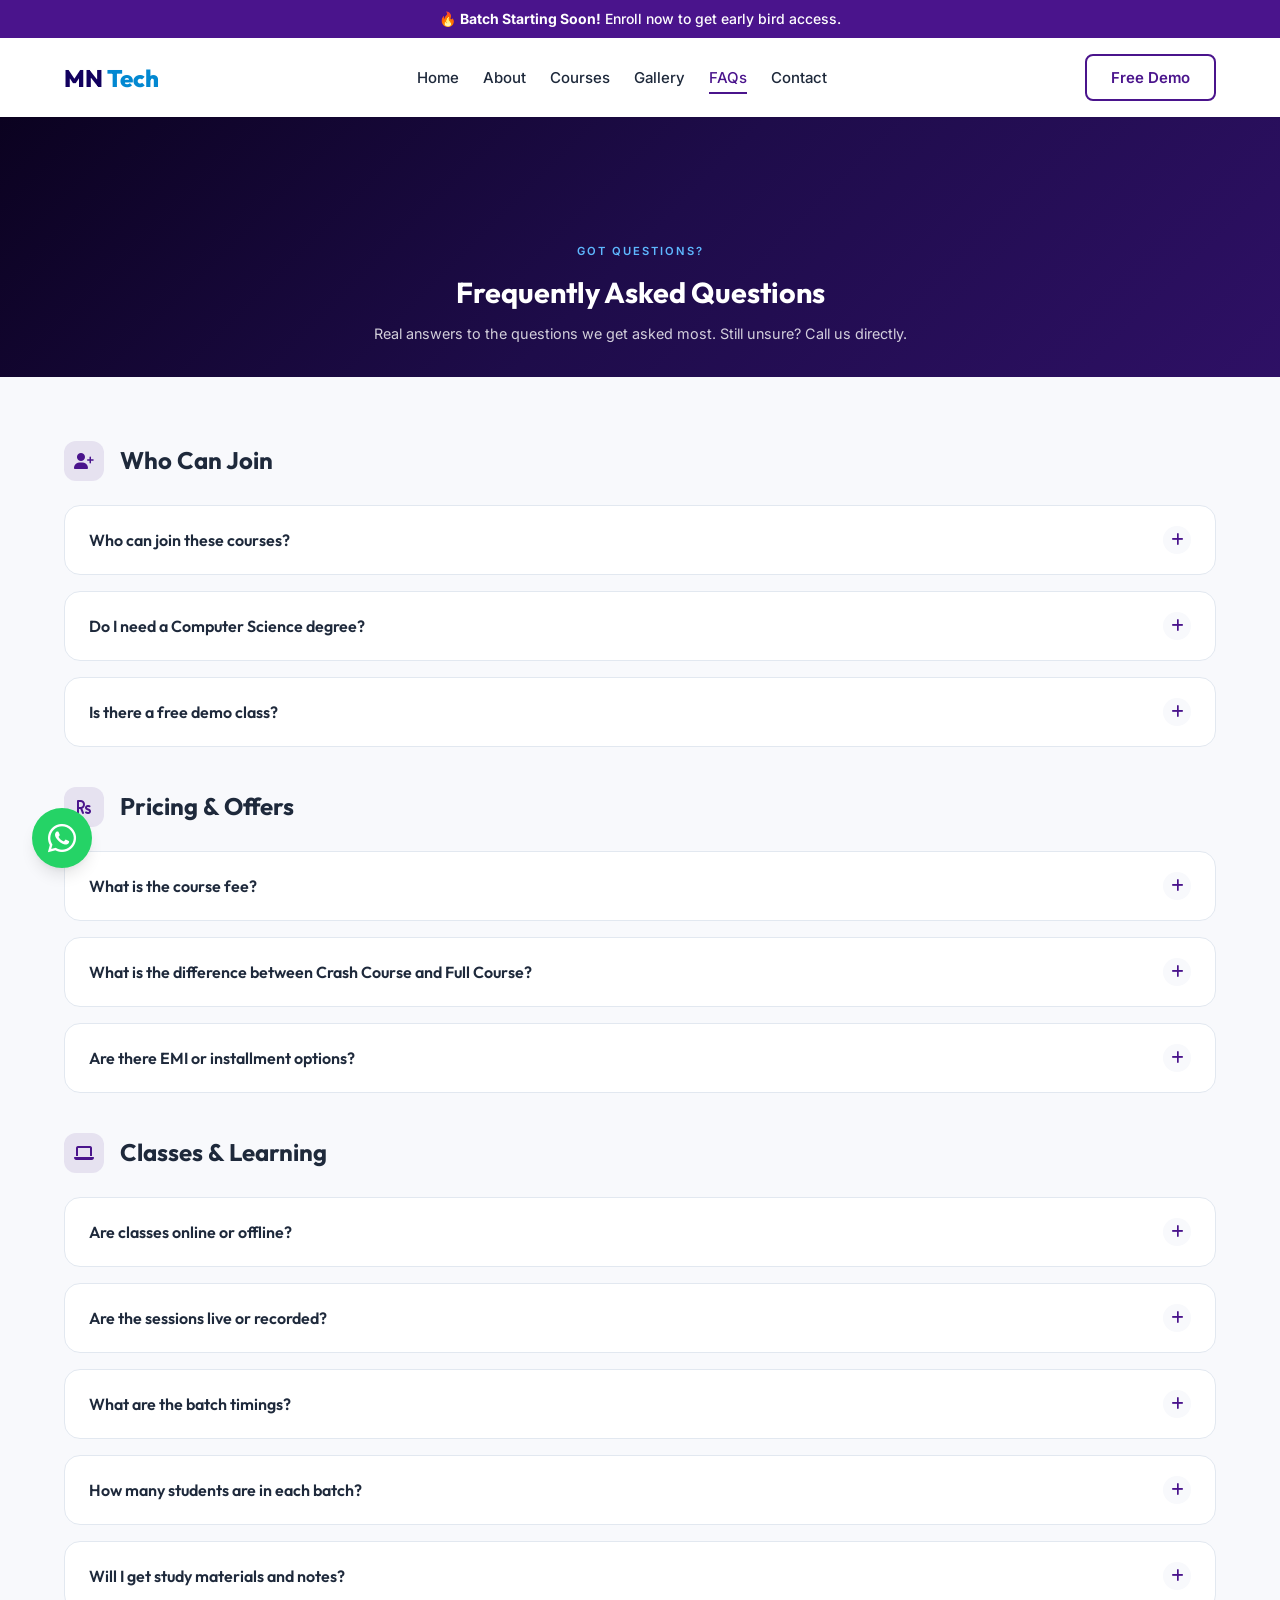
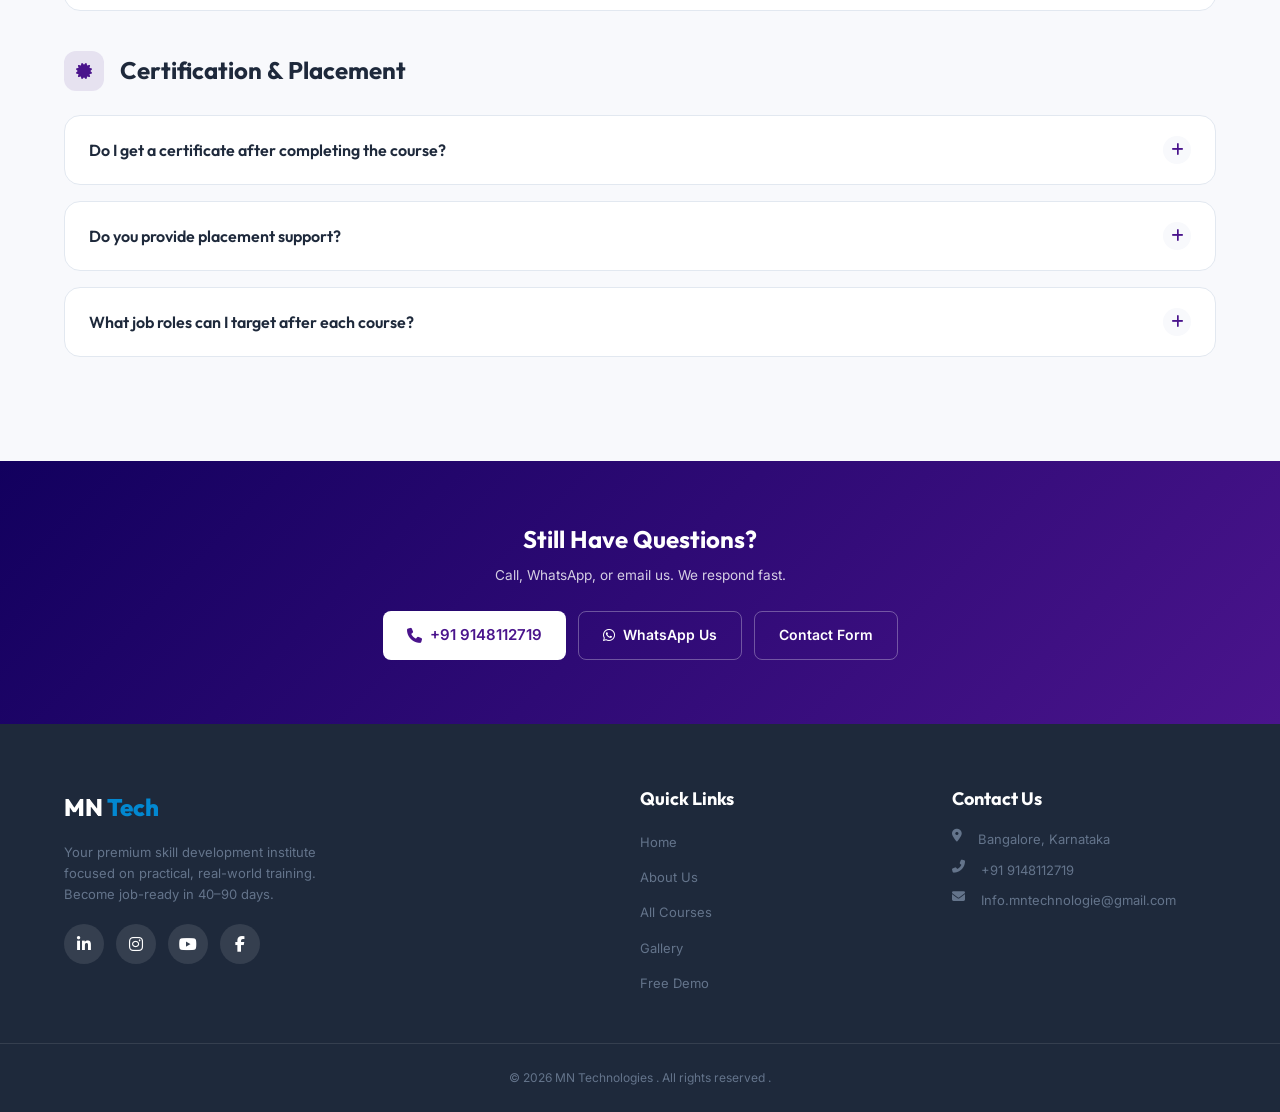
<file: faq.html>
<!DOCTYPE html>
<html lang="en">
<head>
  <meta charset="UTF-8"/>
  <meta name="viewport" content="width=device-width, initial-scale=1.0, user-scalable=yes"/>
  <meta name="description" content="MN Technologies Skill Development - Frequently Asked Questions about courses, fees, placement, batch timings, and more.">
  <title>FAQs | MN Technologies Skill Development</title>
  
  <!-- Google Fonts - MN Tech Original Style -->
  <link rel="preconnect" href="https://fonts.googleapis.com">
  <link rel="preconnect" href="https://fonts.gstatic.com" crossorigin>
  <link href="https://fonts.googleapis.com/css2?family=Inter:wght@300;400;500;600;700;800&family=Outfit:wght@400;500;600;700;800&display=swap" rel="stylesheet">
  
  <!-- Font Awesome -->
  <link rel="stylesheet" href="https://cdnjs.cloudflare.com/ajax/libs/font-awesome/6.5.0/css/all.min.css"/>
  
  <style>
    /* ---------- GLOBAL RESET & VARIABLES (MN Tech Original Theme) ---------- */
    * {
      margin: 0;
      padding: 0;
      box-sizing: border-box;
    }

    :root {
      --primary-purple: #4a148c;
      --primary-purple-light: #7c43bd;
      --primary-purple-dark: #12005e;
      --secondary-blue: #0288d1;
      --secondary-blue-light: #5eb8ff;
      --white: #ffffff;
      --bg-light: #f8f9fc;
      --text-main: #1e293b;
      --text-muted: #64748b;
      --border-color: #e2e8f0;
      --success: #10b981;
      --danger: #ef4444;
      --warning: #f59e0b;
      --font-heading: 'Outfit', sans-serif;
      --font-body: 'Inter', sans-serif;
      --shadow-sm: 0 1px 2px 0 rgba(0, 0, 0, 0.05);
      --shadow-md: 0 4px 6px -1px rgba(0, 0, 0, 0.1), 0 2px 4px -1px rgba(0, 0, 0, 0.06);
      --shadow-lg: 0 10px 15px -3px rgba(0, 0, 0, 0.1), 0 4px 6px -2px rgba(0, 0, 0, 0.05);
      --shadow-purple: 0 10px 25px -5px rgba(74, 20, 140, 0.4);
      --transition: all 0.3s cubic-bezier(0.4, 0, 0.2, 1);
    }

    body {
      font-family: var(--font-body);
      color: var(--text-main);
      background-color: var(--white);
      line-height: 1.6;
      overflow-x: hidden;
    }

    h1, h2, h3, h4, h5, h6 {
      font-family: var(--font-heading);
      font-weight: 700;
      line-height: 1.2;
    }

    a {
      text-decoration: none;
      transition: var(--transition);
    }

    ul {
      list-style: none;
    }

    .container {
      width: 90%;
      max-width: 1200px;
      margin: 0 auto;
    }

    /* ----- BUTTON STYLES ----- */
    .btn {
      display: inline-flex;
      align-items: center;
      justify-content: center;
      padding: 0.75rem 1.5rem;
      border-radius: 8px;
      font-weight: 600;
      font-family: var(--font-body);
      cursor: pointer;
      border: none;
      transition: var(--transition);
      gap: 0.5rem;
      font-size: 0.9375rem;
    }

    .btn-primary {
      background: linear-gradient(135deg, var(--primary-purple), var(--primary-purple-light));
      color: var(--white);
      box-shadow: var(--shadow-purple);
    }

    .btn-primary:hover {
      transform: translateY(-2px);
      box-shadow: 0 15px 30px -5px rgba(74, 20, 140, 0.5);
    }

    .btn-outline {
      background: transparent;
      color: var(--primary-purple);
      border: 2px solid var(--primary-purple);
    }

    .btn-outline:hover {
      background: var(--primary-purple);
      color: var(--white);
    }

    .btn-secondary {
      background: transparent;
      color: var(--white);
      border: 1px solid rgba(255,255,255,0.3);
    }

    .btn-secondary:hover {
      background: rgba(255,255,255,0.1);
      border-color: var(--white);
    }

    .btn-block {
      width: 100%;
    }

    /* ----- BATCH STRIP ----- */
    .batch-strip {
      background-color: var(--primary-purple);
      color: #fff;
      text-align: center;
      padding: 0.5rem 1rem;
      font-size: 0.75rem;
      font-weight: 500;
    }

    .batch-strip a {
      text-decoration: underline;
      font-weight: 600;
      color: white;
      cursor: pointer;
    }

    @media (min-width: 640px) {
      .batch-strip { font-size: 0.875rem; }
    }

    /* ----- HEADER / NAVBAR (Fully Responsive) ----- */
    .header {
      position: sticky;
      top: 0;
      width: 100%;
      z-index: 1000;
      transition: var(--transition);
      padding: 0.75rem 0;
      background: rgba(255, 255, 255, 0.96);
      backdrop-filter: blur(8px);
      box-shadow: var(--shadow-sm);
    }

    @media (min-width: 768px) {
      .header { padding: 1rem 0; }
    }

    .navbar {
      display: flex;
      justify-content: space-between;
      align-items: center;
      flex-wrap: wrap;
    }

    .logo-text {
      font-family: var(--font-heading);
      font-size: 1.25rem;
      font-weight: 800;
      color: var(--primary-purple-dark);
    }

    @media (min-width: 640px) {
      .logo-text { font-size: 1.5rem; }
    }

    .logo-text .highlight {
      color: var(--secondary-blue);
    }

    .nav-links {
      display: none;
      gap: 1.5rem;
    }

    @media (min-width: 992px) {
      .nav-links { display: flex; }
    }

    .nav-links.mobile-open {
      display: flex;
      flex-direction: column;
      position: absolute;
      top: 100%;
      left: 0;
      width: 100%;
      background: rgba(255, 255, 255, 0.98);
      backdrop-filter: blur(12px);
      padding: 1.5rem;
      box-shadow: var(--shadow-md);
      gap: 1rem;
      z-index: 999;
    }

    .nav-links a {
      font-weight: 500;
      font-size: 0.875rem;
      color: var(--text-main);
      position: relative;
      padding: 0.5rem 0;
    }

    @media (min-width: 992px) {
      .nav-links a { font-size: 0.9375rem; padding: 0; }
    }

    .nav-links a::after {
      content: '';
      position: absolute;
      bottom: -4px;
      left: 0;
      width: 0;
      height: 2px;
      background-color: var(--primary-purple);
      transition: var(--transition);
    }

    .nav-links a:hover::after,
    .nav-links a.active::after {
      width: 100%;
    }

    .nav-links a:hover,
    .nav-links a.active {
      color: var(--primary-purple);
    }

    .nav-actions {
      display: none;
    }

    @media (min-width: 992px) {
      .nav-actions { display: block; }
    }

    .mobile-menu-btn {
      display: block;
      font-size: 1.25rem;
      cursor: pointer;
      color: var(--text-main);
      background: none;
      border: none;
      padding: 0.5rem;
    }

    @media (min-width: 992px) {
      .mobile-menu-btn { display: none; }
    }

    /* ----- Hero Section ----- */
    .faqs-hero {
      background: linear-gradient(135deg, #0b0220 0%, #1e0c4a 50%, #2e1065 100%);
      padding-top: 3rem;
    }

    @media (min-width: 768px) {
      .faqs-hero { padding-top: 5rem; }
    }

    /* ----- FAQ Accordion Styles (Fully Responsive) ----- */
    .faq-section {
      padding: 3rem 0;
      background: var(--bg-light);
    }

    @media (min-width: 768px) {
      .faq-section { padding: 4rem 0; }
    }

    .faq-category {
      margin-bottom: 2rem;
    }

    @media (min-width: 768px) {
      .faq-category { margin-bottom: 2.5rem; }
    }

    .category-header {
      display: flex;
      align-items: center;
      gap: 0.75rem;
      margin-bottom: 1.25rem;
    }

    @media (min-width: 640px) {
      .category-header { gap: 1rem; margin-bottom: 1.5rem; }
    }

    .category-icon {
      width: 2rem;
      height: 2rem;
      background: rgba(74, 20, 140, 0.1);
      border-radius: 0.75rem;
      display: flex;
      align-items: center;
      justify-content: center;
      flex-shrink: 0;
    }

    @media (min-width: 640px) {
      .category-icon { width: 2.5rem; height: 2.5rem; }
    }

    .category-icon i {
      color: var(--primary-purple);
      font-size: 0.875rem;
    }

    @media (min-width: 640px) {
      .category-icon i { font-size: 1rem; }
    }

    .category-title {
      font-family: var(--font-heading);
      font-size: 1.25rem;
      font-weight: 700;
      color: var(--text-main);
    }

    @media (min-width: 640px) {
      .category-title { font-size: 1.5rem; }
    }

    /* FAQ Item */
    .faq-item {
      background: var(--white);
      border-radius: 0.875rem;
      border: 1px solid var(--border-color);
      margin-bottom: 0.75rem;
      overflow: hidden;
      transition: var(--transition);
    }

    @media (min-width: 640px) {
      .faq-item { margin-bottom: 1rem; border-radius: 1rem; }
    }

    .faq-question {
      width: 100%;
      display: flex;
      align-items: center;
      justify-content: space-between;
      padding: 1rem;
      background: none;
      border: none;
      cursor: pointer;
      font-family: var(--font-heading);
      font-weight: 600;
      font-size: 0.875rem;
      color: var(--text-main);
      text-align: left;
      transition: var(--transition);
      gap: 0.75rem;
    }

    @media (min-width: 640px) {
      .faq-question { padding: 1.25rem 1.5rem; font-size: 1rem; }
    }

    .faq-question:hover {
      color: var(--primary-purple);
    }

    .question-text {
      flex: 1;
    }

    .faq-icon {
      flex-shrink: 0;
      width: 1.5rem;
      height: 1.5rem;
      background: var(--bg-light);
      border-radius: 50%;
      display: flex;
      align-items: center;
      justify-content: center;
      transition: var(--transition);
      color: var(--primary-purple);
      font-size: 0.75rem;
    }

    @media (min-width: 640px) {
      .faq-icon { width: 1.75rem; height: 1.75rem; font-size: 0.875rem; }
    }

    .faq-item.open .faq-icon {
      background: var(--primary-purple);
      color: var(--white);
      transform: rotate(45deg);
    }

    .faq-answer {
      max-height: 0;
      overflow: hidden;
      transition: max-height 0.35s ease;
      padding: 0 1rem;
    }

    @media (min-width: 640px) {
      .faq-answer { padding: 0 1.5rem; }
    }

    .faq-item.open .faq-answer {
      max-height: 300px;
      padding-bottom: 1rem;
    }

    @media (min-width: 640px) {
      .faq-item.open .faq-answer { padding-bottom: 1.25rem; }
    }

    .answer-content {
      color: var(--text-muted);
      font-size: 0.8125rem;
      line-height: 1.6;
      border-top: 1px solid var(--border-color);
      padding-top: 0.75rem;
    }

    @media (min-width: 640px) {
      .answer-content { font-size: 0.875rem; padding-top: 1rem; }
    }

    /* CTA Section */
    .cta-section {
      padding: 2.5rem 0;
      text-align: center;
    }

    @media (min-width: 768px) {
      .cta-section { padding: 4rem 0; }
    }

    /* Footer (Fully Responsive) */
    .footer {
      background: var(--text-main);
      color: var(--white);
      padding: 2.5rem 0 0;
    }

    @media (min-width: 768px) {
      .footer { padding: 4rem 0 0; }
    }

    .footer-container {
      display: grid;
      grid-template-columns: 1fr;
      gap: 2rem;
      margin-bottom: 2rem;
    }

    @media (min-width: 640px) {
      .footer-container { grid-template-columns: repeat(2, 1fr); }
    }

    @media (min-width: 992px) {
      .footer-container { grid-template-columns: 2fr 1fr 1fr; gap: 3rem; margin-bottom: 3rem; }
    }

    .footer-brand .logo-text {
      color: var(--white);
      margin-bottom: 1rem;
      display: inline-block;
    }

    .footer-brand p {
      color: var(--text-muted);
      margin-bottom: 1.25rem;
      max-width: 100%;
      font-size: 0.75rem;
    }

    @media (min-width: 640px) {
      .footer-brand p { max-width: 300px; font-size: 0.8125rem; }
    }

    .social-icons {
      display: flex;
      gap: 0.75rem;
      flex-wrap: wrap;
    }

    .social-icons a {
      width: 34px;
      height: 34px;
      border-radius: 50%;
      background: rgba(255, 255, 255, 0.1);
      display: flex;
      align-items: center;
      justify-content: center;
      transition: var(--transition);
      color: white;
      font-size: 0.875rem;
    }

    @media (min-width: 640px) {
      .social-icons a { width: 40px; height: 40px; font-size: 1rem; }
    }

    .social-icons a:hover {
      background: var(--primary-purple-light);
      transform: translateY(-3px);
    }

    .footer-links h4,
    .footer-contact h4 {
      font-size: 0.95rem;
      margin-bottom: 1rem;
      font-family: var(--font-heading);
    }

    @media (min-width: 768px) {
      .footer-links h4, .footer-contact h4 { font-size: 1.125rem; margin-bottom: 1.25rem; }
    }

    .footer-links ul,
    .footer-contact ul {
      display: flex;
      flex-direction: column;
      gap: 0.6rem;
    }

    .footer-links a {
      color: var(--text-muted);
      font-size: 0.75rem;
    }

    @media (min-width: 768px) {
      .footer-links a { font-size: 0.8125rem; }
    }

    .footer-links a:hover {
      color: var(--white);
      padding-left: 5px;
    }

    .footer-contact li {
      display: flex;
      align-items: flex-start;
      gap: 0.75rem;
      color: var(--text-muted);
      font-size: 0.7rem;
    }

    @media (min-width: 768px) {
      .footer-contact li { font-size: 0.8125rem; gap: 1rem; }
    }

    .footer-contact li a {
      color: var(--text-muted);
    }

    .footer-contact li a:hover {
      color: var(--white);
    }

    .footer-bottom {
      border-top: 1px solid rgba(255, 255, 255, 0.1);
      padding: 1rem 0;
      text-align: center;
      color: var(--text-muted);
      font-size: 0.65rem;
    }

    @media (min-width: 768px) {
      .footer-bottom { font-size: 0.75rem; padding: 1.5rem 0; }
    }

    /* Floating WhatsApp */
    .floating-whatsapp {
      position: fixed;
      bottom: 1rem;
      left: 1rem;
      width: 48px;
      height: 48px;
      background-color: #25D366;
      color: var(--white);
      border-radius: 50%;
      display: flex;
      align-items: center;
      justify-content: center;
      font-size: 1.5rem;
      box-shadow: var(--shadow-lg);
      z-index: 1000;
      animation: pulse 2s infinite;
      transition: var(--transition);
    }

    @media (min-width: 640px) {
      .floating-whatsapp { bottom: 2rem; left: 2rem; width: 60px; height: 60px; font-size: 2rem; }
    }

    .floating-whatsapp:hover {
      transform: scale(1.1);
    }

    @keyframes pulse {
      0% { box-shadow: 0 0 0 0 rgba(37, 211, 102, 0.7); }
      70% { box-shadow: 0 0 0 15px rgba(37, 211, 102, 0); }
      100% { box-shadow: 0 0 0 0 rgba(37, 211, 102, 0); }
    }

    /* Modal Popup (Responsive) */
    .modal-overlay {
      position: fixed;
      top: 0;
      left: 0;
      width: 100%;
      height: 100%;
      background: rgba(0, 0, 0, 0.7);
      backdrop-filter: blur(5px);
      z-index: 2001;
      display: flex;
      align-items: center;
      justify-content: center;
      opacity: 0;
      visibility: hidden;
      transition: var(--transition);
    }

    .modal-overlay.active {
      opacity: 1;
      visibility: visible;
    }

    .modal-container {
      background: var(--white);
      width: 90%;
      max-width: 450px;
      border-radius: 20px;
      padding: 1.5rem;
      position: relative;
      transform: translateY(20px) scale(0.95);
      transition: transform 0.3s ease;
      margin: 1rem;
    }

    @media (min-width: 640px) {
      .modal-container { padding: 2rem; max-width: 480px; border-radius: 24px; }
    }

    .modal-overlay.active .modal-container {
      transform: translateY(0) scale(1);
    }

    .modal-close {
      position: absolute;
      top: 0.75rem;
      right: 0.75rem;
      background: transparent;
      border: none;
      font-size: 1.25rem;
      color: var(--text-muted);
      cursor: pointer;
      transition: var(--transition);
    }

    @media (min-width: 640px) {
      .modal-close { top: 1rem; right: 1rem; font-size: 1.5rem; }
    }

    .modal-close:hover {
      color: var(--danger);
      transform: rotate(90deg);
    }

    .modal-header {
      text-align: center;
      margin-bottom: 1.25rem;
    }

    .modal-header h3 {
      font-size: 1.35rem;
      color: var(--primary-purple-dark);
      margin-bottom: 0.5rem;
    }

    @media (min-width: 640px) {
      .modal-header h3 { font-size: 1.75rem; }
    }

    .modal-header p {
      color: var(--text-muted);
      font-size: 0.75rem;
    }

    .demo-form .form-group {
      margin-bottom: 0.875rem;
    }

    .demo-form input,
    .demo-form select {
      width: 100%;
      padding: 0.7rem 0.875rem;
      border: 1px solid var(--border-color);
      border-radius: 10px;
      font-family: var(--font-body);
      font-size: 0.875rem;
      transition: var(--transition);
    }

    @media (min-width: 640px) {
      .demo-form input, .demo-form select { padding: 0.85rem 1rem; font-size: 1rem; border-radius: 12px; }
    }

    .demo-form input:focus,
    .demo-form select:focus {
      outline: none;
      border-color: var(--primary-purple);
      box-shadow: 0 0 0 3px rgba(74, 20, 140, 0.1);
    }
  </style>
</head>
<body>

  <!-- Batch Strip -->
  <div class="batch-strip">
    <p>🔥 <strong>Batch Starting Soon!</strong> Enroll now to get early bird access.</p>
  </div>

  <!-- Header / Navbar (Fully Responsive) -->
  <header class="header" id="header">
    <div class="container navbar">
      <div class="logo">
        <span class="logo-text">MN <span class="highlight">Tech</span></span>
      </div>
      <nav class="nav-links" id="navLinks">
        <a href="index.html">Home</a>
        <a href="about.html">About</a>
        <a href="courses.html">Courses</a>
        <a href="gallery.html">Gallery</a>
        <a href="faq.html" class="active">FAQs</a>
        <a href="contact.html">Contact</a>
      </nav>
      <div class="nav-actions">
        <button class="btn btn-outline" id="navbarDemoBtn">Free Demo</button>
      </div>
      <button class="mobile-menu-btn" id="mobileMenuToggle" aria-label="Menu">
        <i class="fas fa-bars"></i>
      </button>
    </div>
  </header>

  <!-- FAQs Hero Section -->
  <section class="faqs-hero">
    <div class="container" style="padding: 2.5rem 0 2rem; text-align: center;">
      <span style="color: var(--secondary-blue-light); font-weight: 600; font-size: 0.7rem; letter-spacing: 2px; text-transform: uppercase;">Got Questions?</span>
      <h1 style="color: var(--white); margin-top: 0.75rem; margin-bottom: 0.75rem; font-size: 1.8rem;">Frequently Asked Questions</h1>
      <p style="color: rgba(255,255,255,0.8); max-width: 700px; margin: 0 auto; font-size: 0.9rem;">Real answers to the questions we get asked most. Still unsure? Call us directly.</p>
    </div>
  </section>

  <!-- FAQ Accordion Section -->
  <section class="faq-section">
    <div class="container">
      
      <!-- Who Can Join Category -->
      <div class="faq-category">
        <div class="category-header">
          <div class="category-icon"><i class="fas fa-user-plus"></i></div>
          <h2 class="category-title">Who Can Join</h2>
        </div>
        <div class="faq-list">
          <div class="faq-item">
            <button class="faq-question" onclick="toggleFaq(this)">
              <span class="question-text">Who can join these courses?</span>
              <span class="faq-icon"><i class="fas fa-plus"></i></span>
            </button>
            <div class="faq-answer">
              <div class="answer-content">Our courses are for everyone — fresh graduates, non-IT professionals looking to switch, manual testers, support engineers, working professionals who want to upskill, and career switchers. If you have a laptop and the desire to learn, you're eligible. No prior IT background is needed for beginner courses like SQL, Production Support, or Service Desk.</div>
            </div>
          </div>
          <div class="faq-item">
            <button class="faq-question" onclick="toggleFaq(this)">
              <span class="question-text">Do I need a Computer Science degree?</span>
              <span class="faq-icon"><i class="fas fa-plus"></i></span>
            </button>
            <div class="faq-answer">
              <div class="answer-content">No. Many of our students come from non-CS backgrounds — commerce, arts, engineering from other streams. We start from the basics and build up. What matters is your commitment, not your degree.</div>
            </div>
          </div>
          <div class="faq-item">
            <button class="faq-question" onclick="toggleFaq(this)">
              <span class="question-text">Is there a free demo class?</span>
              <span class="faq-icon"><i class="fas fa-plus"></i></span>
            </button>
            <div class="faq-answer">
              <div class="answer-content">Yes — always. We offer a free demo session for every course. Attend the class, meet the trainer, understand the content and teaching style, and then decide. No payment, no pressure. Call or WhatsApp us to schedule.</div>
            </div>
          </div>
        </div>
      </div>

      <!-- Pricing & Offers Category -->
      <div class="faq-category">
        <div class="category-header">
          <div class="category-icon"><i class="fas fa-rupee-sign"></i></div>
          <h2 class="category-title">Pricing & Offers</h2>
        </div>
        <div class="faq-list">
          <div class="faq-item">
            <button class="faq-question" onclick="toggleFaq(this)">
              <span class="question-text">What is the course fee?</span>
              <span class="faq-icon"><i class="fas fa-plus"></i></span>
            </button>
            <div class="faq-answer">
              <div class="answer-content">We currently offer two tracks: Crash Course at ₹15,000 (40 days) and Full Course at ₹25,000 (90 days). This is a limited-time offer pricing — contact us to confirm current availability. Fee structure may vary slightly depending on the specific course.</div>
            </div>
          </div>
          <div class="faq-item">
            <button class="faq-question" onclick="toggleFaq(this)">
              <span class="question-text">What is the difference between Crash Course and Full Course?</span>
              <span class="faq-icon"><i class="fas fa-plus"></i></span>
            </button>
            <div class="faq-answer">
              <div class="answer-content">The Crash Course (40 days, ₹15,000) covers core skills and interview fundamentals — ideal if you need to enter the workforce quickly. The Full Course (90 days, ₹25,000) includes end-to-end training, real-time project work, resume preparation, and mock interviews — better for depth and long-term confidence. For most students, we recommend the Full Course.</div>
            </div>
          </div>
          <div class="faq-item">
            <button class="faq-question" onclick="toggleFaq(this)">
              <span class="question-text">Are there EMI or installment options?</span>
              <span class="faq-icon"><i class="fas fa-plus"></i></span>
            </button>
            <div class="faq-answer">
              <div class="answer-content">We understand affordability is a concern. Please contact us directly at +91 9148112719 or via WhatsApp to discuss flexible payment arrangements. We work with students on a case-by-case basis.</div>
            </div>
          </div>
        </div>
      </div>

      <!-- Classes & Learning Category -->
      <div class="faq-category">
        <div class="category-header">
          <div class="category-icon"><i class="fas fa-laptop"></i></div>
          <h2 class="category-title">Classes & Learning</h2>
        </div>
        <div class="faq-list">
          <div class="faq-item">
            <button class="faq-question" onclick="toggleFaq(this)">
              <span class="question-text">Are classes online or offline?</span>
              <span class="faq-icon"><i class="fas fa-plus"></i></span>
            </button>
            <div class="faq-answer">
              <div class="answer-content">Both. You can attend in-person at our training center on SGR Dental College Road, Marathahalli, Bangalore. Or join live online sessions via video conferencing from anywhere in India. Both formats get the same trainer and same content.</div>
            </div>
          </div>
          <div class="faq-item">
            <button class="faq-question" onclick="toggleFaq(this)">
              <span class="question-text">Are the sessions live or recorded?</span>
              <span class="faq-icon"><i class="fas fa-plus"></i></span>
            </button>
            <div class="faq-answer">
              <div class="answer-content">Sessions are live and interactive — you can ask questions in real time. All sessions are also recorded and made available via our student portal within 24 hours. You'll never miss a class permanently.</div>
            </div>
          </div>
          <div class="faq-item">
            <button class="faq-question" onclick="toggleFaq(this)">
              <span class="question-text">What are the batch timings?</span>
              <span class="faq-icon"><i class="fas fa-plus"></i></span>
            </button>
            <div class="faq-answer">
              <div class="answer-content">We have morning batches (9 AM–11 AM), evening batches (6 PM–8 PM), and weekend batches (Saturday & Sunday, 9 AM–1 PM). Let us know your availability and we'll fit you into the right batch.</div>
            </div>
          </div>
          <div class="faq-item">
            <button class="faq-question" onclick="toggleFaq(this)">
              <span class="question-text">How many students are in each batch?</span>
              <span class="faq-icon"><i class="fas fa-plus"></i></span>
            </button>
            <div class="faq-answer">
              <div class="answer-content">We deliberately keep batches small — 10 to 20 students. This ensures the trainer can give personal attention to each student, identify weaknesses early, and adjust pace when needed.</div>
            </div>
          </div>
          <div class="faq-item">
            <button class="faq-question" onclick="toggleFaq(this)">
              <span class="question-text">Will I get study materials and notes?</span>
              <span class="faq-icon"><i class="fas fa-plus"></i></span>
            </button>
            <div class="faq-answer">
              <div class="answer-content">Yes. Notes, code samples, reference materials, and session recordings are all provided throughout the course via our student group and portal.</div>
            </div>
          </div>
        </div>
      </div>

      <!-- Certification & Placement Category -->
      <div class="faq-category">
        <div class="category-header">
          <div class="category-icon"><i class="fas fa-certificate"></i></div>
          <h2 class="category-title">Certification & Placement</h2>
        </div>
        <div class="faq-list">
          <div class="faq-item">
            <button class="faq-question" onclick="toggleFaq(this)">
              <span class="question-text">Do I get a certificate after completing the course?</span>
              <span class="faq-icon"><i class="fas fa-plus"></i></span>
            </button>
            <div class="faq-answer">
              <div class="answer-content">Yes. Every student who completes the course receives an official MN Technologies Skill Development certificate. It includes the course name, duration, and completion date. This certificate is recognized by our hiring partners.</div>
            </div>
          </div>
          <div class="faq-item">
            <button class="faq-question" onclick="toggleFaq(this)">
              <span class="question-text">Do you provide placement support?</span>
              <span class="faq-icon"><i class="fas fa-plus"></i></span>
            </button>
            <div class="faq-answer">
              <div class="answer-content">We provide placement assistance — this includes resume building, LinkedIn profile guidance, and mock interview practice with real questions used by companies. We do not guarantee a job, but we prepare you to get one.</div>
            </div>
          </div>
          <div class="faq-item">
            <button class="faq-question" onclick="toggleFaq(this)">
              <span class="question-text">What job roles can I target after each course?</span>
              <span class="faq-icon"><i class="fas fa-plus"></i></span>
            </button>
            <div class="faq-answer">
              <div class="answer-content">SQL/PL/SQL → SQL Developer, Data Analyst (Entry Level) | ODI → ETL Developer, Data Engineer | Power BI/Analytics → Data Analyst, BI Developer | Python → Python Developer, Automation Engineer | Full Stack → Full Stack Developer | Linux → System Admin, DevOps Support | Production Support → L1/L2 Support Engineer | Cloud → Cloud Engineer (Entry Level).</div>
            </div>
          </div>
        </div>
      </div>
    </div>
  </section>

  <!-- CTA Section -->
  <section class="cta-section" style="background: linear-gradient(135deg, var(--primary-purple-dark), var(--primary-purple));">
    <div class="container">
      <h2 style="color: var(--white); font-size: 1.5rem; margin-bottom: 0.75rem;">Still Have Questions?</h2>
      <p style="color: rgba(255,255,255,0.8); margin-bottom: 1.5rem; font-size: 0.85rem;">Call, WhatsApp, or email us. We respond fast.</p>
      <div style="display: flex; gap: 0.75rem; justify-content: center; flex-wrap: wrap;">
        <a href="tel:+919148112719" class="btn btn-primary" style="background: white; color: var(--primary-purple); box-shadow: none;"><i class="fas fa-phone"></i> +91 9148112719</a>
        <a href="https://wa.me/919148112719" class="btn btn-secondary" style="font-size: 0.875rem;" target="_blank"><i class="fab fa-whatsapp"></i> WhatsApp Us</a>
        <a href="contact.html" class="btn btn-secondary" style="font-size: 0.875rem;">Contact Form</a>
      </div>
    </div>
  </section>

  <!-- Footer (Fully Responsive) -->
  <footer class="footer">
    <div class="container footer-container">
      <div class="footer-brand">
        <div class="logo">
          <span class="logo-text">MN <span class="highlight">Tech</span></span>
        </div>
        <p>Your premium skill development institute focused on practical, real-world training. Become job-ready in 40–90 days.</p>
        <div class="social-icons">
          <a href="#"><i class="fab fa-linkedin-in"></i></a>
          <a href="#"><i class="fab fa-instagram"></i></a>
          <a href="#"><i class="fab fa-youtube"></i></a>
          <a href="#"><i class="fab fa-facebook-f"></i></a>
        </div>
      </div>
      <div class="footer-links">
        <h4>Quick Links</h4>
        <ul>
          <li><a href="index.html">Home</a></li>
          <li><a href="about.html">About Us</a></li>
          <li><a href="courses.html">All Courses</a></li>
          <li><a href="gallery.html">Gallery</a></li>
          <li><a href="contact.html" id="footerDemoLink">Free Demo</a></li>
        </ul>
      </div>
      <div class="footer-contact">
        <h4>Contact Us</h4>
        <ul>
          <li><i class="fas fa-map-marker-alt"></i> Bangalore, Karnataka</li>
          <li><i class="fas fa-phone-alt"></i> <a href="tel:+919148112719 ">+91 9148112719</a></li>
          <li><i class="fas fa-envelope"></i> <a href="mailto:Info.mntechnologie@gmail.com">Info.mntechnologie@gmail.com</a></li>
        </ul>
      </div>
    </div>
    <div class="footer-bottom">
      <div class="container">
        <p>&copy; 2026 MN Technologies . All rights reserved .</p>
      </div>
    </div>
  </footer>

  <!-- Floating WhatsApp -->
  <a href="https://wa.me/+919148112719" class="floating-whatsapp" target="_blank">
    <i class="fab fa-whatsapp"></i>
  </a>

  <!-- Demo Modal Popup -->
  <div class="modal-overlay" id="demoModal">
    <div class="modal-container">
      <button class="modal-close" id="closeModalBtn"><i class="fas fa-times"></i></button>
      <div class="modal-header">
        <h3>Book Free Demo</h3>
        <p>Fill in your details. Our expert will reach out to you.</p>
      </div>
      <form class="demo-form" id="modalDemoForm">
        <div class="form-group">
          <input type="text" id="modalName" placeholder="Full Name" required>
        </div>
        <div class="form-group">
          <input type="tel" id="modalPhone" placeholder="Phone Number" required>
        </div>
        <div class="form-group">
          <select id="modalCourse" required>
            <option value="" disabled selected>Select Course</option>
            <option value="SQL Developer">SQL Developer</option>
            <option value="PL/SQL Developer">PL/SQL Developer</option>
            <option value="Data Analytics">Data Analytics (Power BI)</option>
            <option value="Python Developer">Python Developer</option>
            <option value="Java Full Stack">Java Full Stack / React</option>
          </select>
        </div>
        <div class="form-group">
          <select id="modalSlot" required>
            <option value="" disabled selected>Preferred Time</option>
            <option value="Morning">Morning</option>
            <option value="Afternoon">Afternoon</option>
            <option value="Evening">Evening</option>
          </select>
        </div>
        <button type="submit" class="btn btn-primary btn-block" style="padding: 0.75rem;">Confirm Booking</button>
      </form>
    </div>
  </div>

  <script>
    // FAQ Accordion Toggle Function
    function toggleFaq(button) {
      const faqItem = button.closest('.faq-item');
      const isOpen = faqItem.classList.contains('open');
      
      // Close all other FAQ items (optional: for single open at a time)
      document.querySelectorAll('.faq-item').forEach(item => {
        if (item !== faqItem) {
          item.classList.remove('open');
        }
      });
      
      // Toggle current
      if (isOpen) {
        faqItem.classList.remove('open');
      } else {
        faqItem.classList.add('open');
      }
    }

    // Mobile Menu Toggle
    const mobileToggle = document.getElementById('mobileMenuToggle');
    const navLinks = document.getElementById('navLinks');
    
    if (mobileToggle && navLinks) {
      mobileToggle.addEventListener('click', () => {
        navLinks.classList.toggle('mobile-open');
        const icon = mobileToggle.querySelector('i');
        if (navLinks.classList.contains('mobile-open')) {
          icon.classList.remove('fa-bars');
          icon.classList.add('fa-times');
        } else {
          icon.classList.remove('fa-times');
          icon.classList.add('fa-bars');
        }
      });
    }

    // Modal Functions
    const modal = document.getElementById('demoModal');
    const navbarDemoBtn = document.getElementById('navbarDemoBtn');
    const batchDemoLink = document.getElementById('batchDemoLink');
    const footerDemoLink = document.getElementById('footerDemoLink');
    const closeModalBtn = document.getElementById('closeModalBtn');
    
    function openModal() {
      if (modal) {
        modal.classList.add('active');
        document.body.style.overflow = 'hidden';
      }
    }
    
    function closeModal() {
      if (modal) {
        modal.classList.remove('active');
        document.body.style.overflow = '';
      }
    }
    
    if (navbarDemoBtn) navbarDemoBtn.addEventListener('click', openModal);
    if (batchDemoLink) batchDemoLink.addEventListener('click', (e) => { e.preventDefault(); openModal(); });
    if (footerDemoLink) footerDemoLink.addEventListener('click', (e) => { e.preventDefault(); openModal(); });
    if (closeModalBtn) closeModalBtn.addEventListener('click', closeModal);
    if (modal) {
      modal.addEventListener('click', (e) => { if (e.target === modal) closeModal(); });
    }
    
    // Form submission
    const modalForm = document.getElementById('modalDemoForm');
    if (modalForm) {
      modalForm.addEventListener('submit', (e) => {
        e.preventDefault();
        alert('Thank you! Your free demo is booked. Our counselor will contact you shortly.');
        modalForm.reset();
        closeModal();
      });
    }
    
    // Sticky header shadow
    const header = document.getElementById('header');
    window.addEventListener('scroll', () => {
      if (window.scrollY > 10) {
        header.style.boxShadow = '0 8px 25px rgba(0,0,0,0.08)';
      } else {
        header.style.boxShadow = 'var(--shadow-sm)';
      }
    });
  </script>
</body>
</html>
</file>
